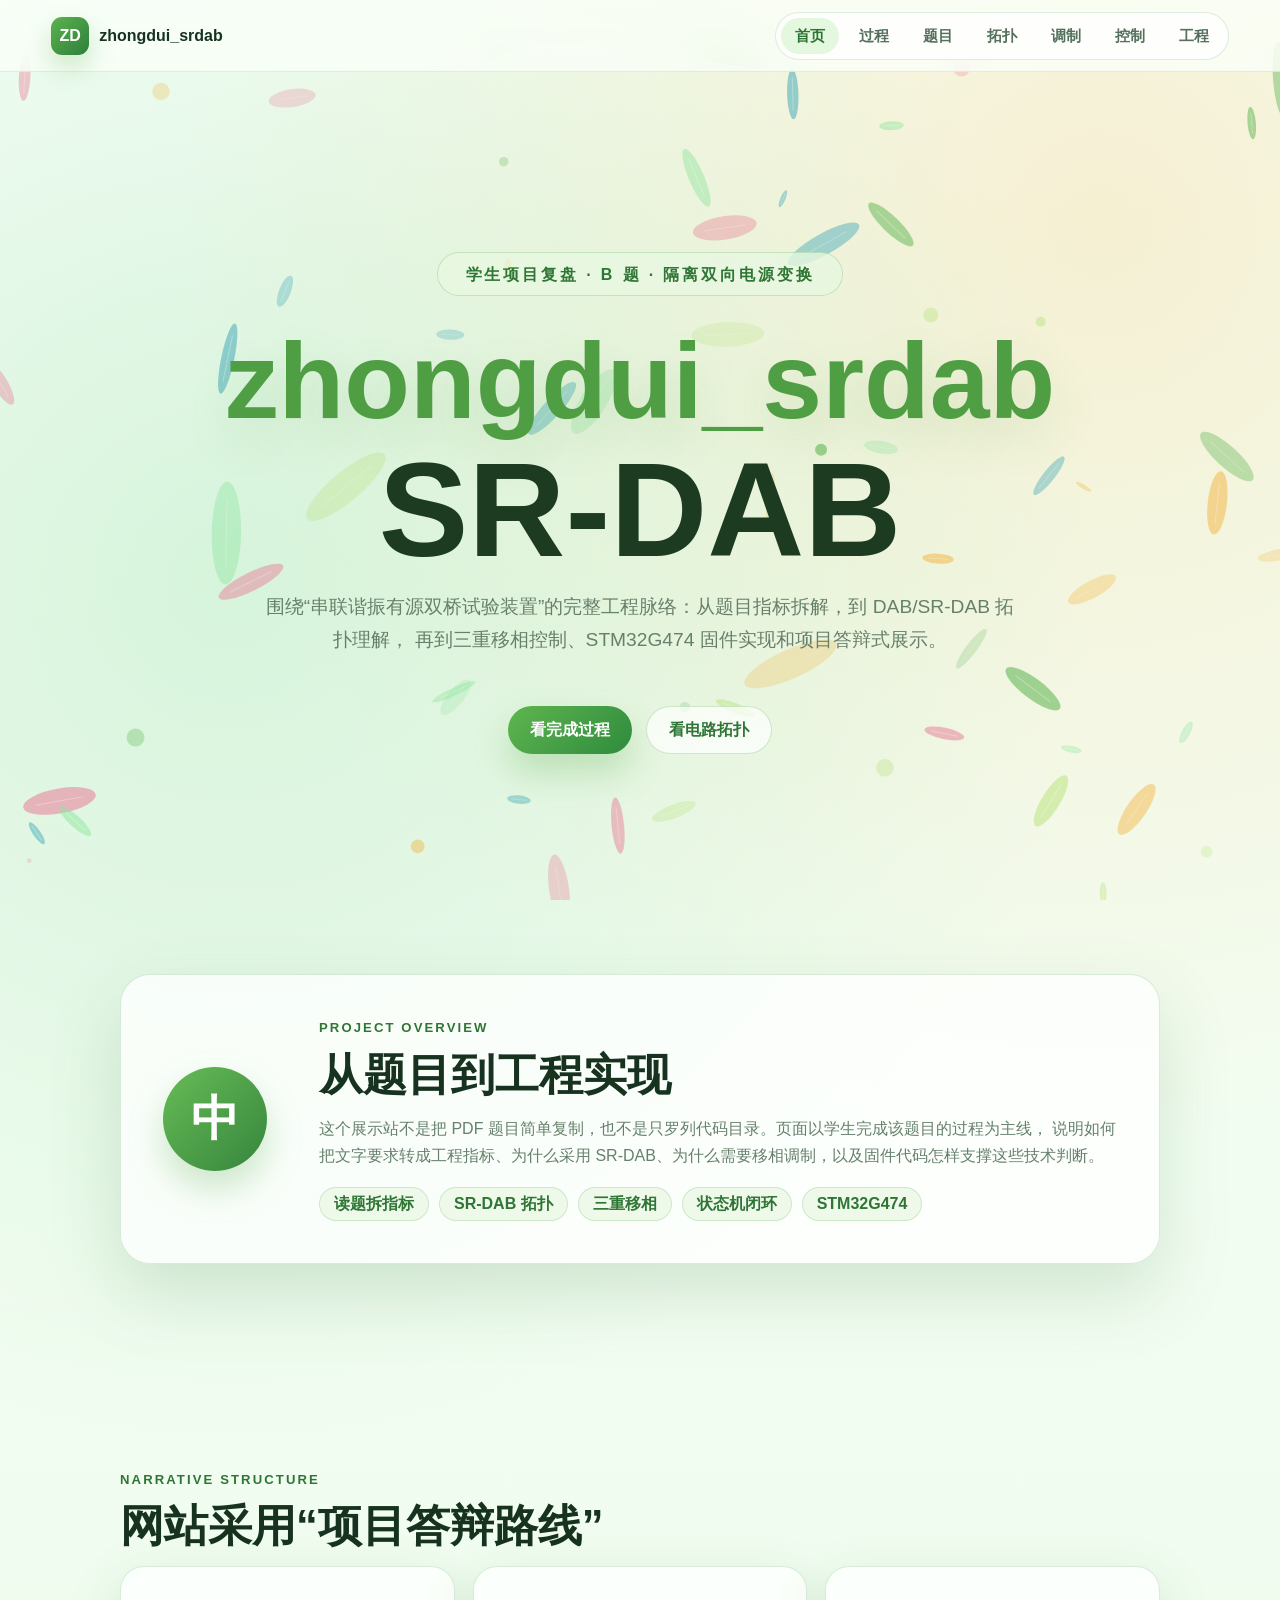
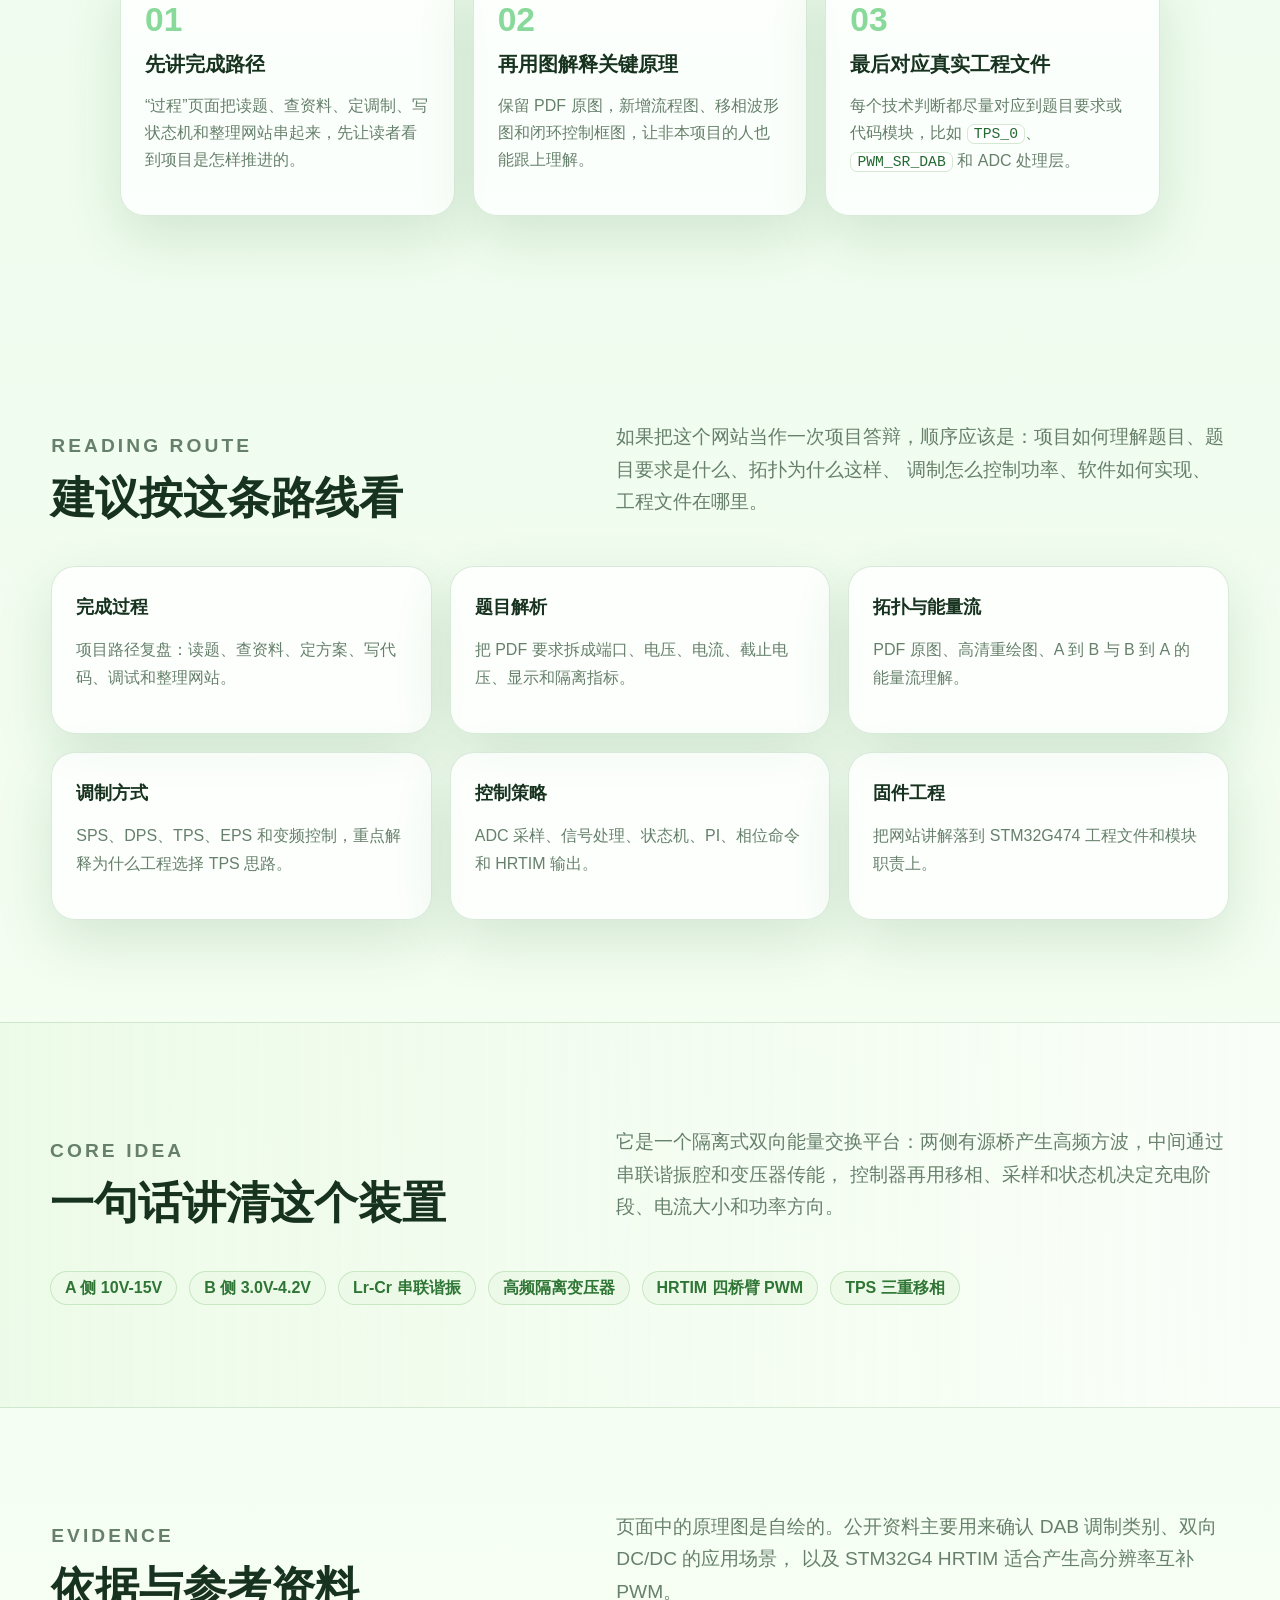
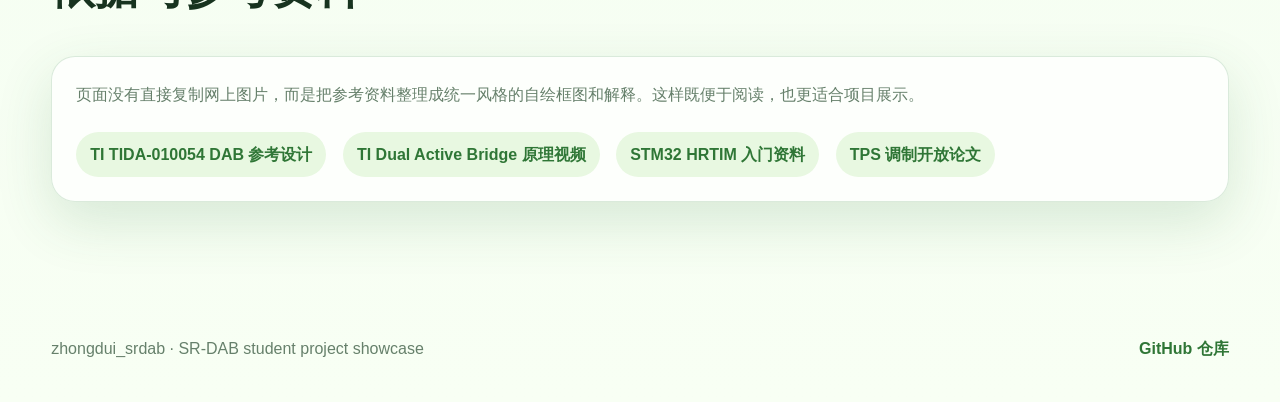
<file: index.html>
<!doctype html>
<html lang="zh-CN">
<head>
  <meta charset="utf-8">
  <meta name="viewport" content="width=device-width, initial-scale=1">
  <title>zhongdui_srdab | 从 B 题到 SR-DAB 试验装置</title>
  <meta name="description" content="B 题串联谐振有源双桥试验装置的项目展示网站：题目拆解、拓扑理解、调制方式、控制策略和固件工程。">
  <link rel="stylesheet" href="style.css">
</head>
<body data-page="home">
  <canvas class="ambient-canvas" id="ambientCanvas" aria-hidden="true"></canvas>

  <header class="topbar">
    <a class="brand" href="index.html" aria-label="zhongdui_srdab 首页">
      <span class="brand-mark">ZD</span>
      <span>zhongdui_srdab</span>
    </a>
    <button class="nav-toggle" type="button" aria-controls="siteNav" aria-expanded="false">
      <span></span><span></span><span></span>
    </button>
    <nav class="site-nav" id="siteNav" aria-label="主导航">
      <a href="index.html" data-nav="home">首页</a>
      <a href="process.html" data-nav="process">过程</a>
      <a href="task.html" data-nav="task">题目</a>
      <a href="topology.html" data-nav="topology">拓扑</a>
      <a href="modulation.html" data-nav="modulation">调制</a>
      <a href="control.html" data-nav="control">控制</a>
      <a href="firmware.html" data-nav="firmware">工程</a>
    </nav>
  </header>

  <main>
    <section class="hero home-hero">
      <div class="hero-badge">学生项目复盘 · B 题 · 隔离双向电源变换</div>
      <h1>zhongdui_srdab</h1>
      <div class="hero-score">SR-DAB</div>
      <p class="hero-subtitle">
        围绕“串联谐振有源双桥试验装置”的完整工程脉络：从题目指标拆解，到 DAB/SR-DAB 拓扑理解，
        再到三重移相控制、STM32G474 固件实现和项目答辩式展示。
      </p>
      <div class="hero-actions">
        <a class="button primary" href="process.html">看完成过程</a>
        <a class="button secondary" href="topology.html">看电路拓扑</a>
      </div>
    </section>

    <section class="section narrow intro-card-section">
      <article class="student-card">
        <div class="student-avatar">中</div>
        <div>
          <p class="section-kicker">Project Overview</p>
          <h2>从题目到工程实现</h2>
          <p>
            这个展示站不是把 PDF 题目简单复制，也不是只罗列代码目录。页面以学生完成该题目的过程为主线，
            说明如何把文字要求转成工程指标、为什么采用 SR-DAB、为什么需要移相调制，以及固件代码怎样支撑这些技术判断。
          </p>
          <div class="chip-row">
            <span>读题拆指标</span>
            <span>SR-DAB 拓扑</span>
            <span>三重移相</span>
            <span>状态机闭环</span>
            <span>STM32G474</span>
          </div>
        </div>
      </article>
    </section>

    <section class="section narrow">
      <p class="section-kicker">Narrative Structure</p>
      <h2>网站采用“项目答辩路线”</h2>
      <div class="audit-grid">
        <article>
          <span>01</span>
          <h3>先讲完成路径</h3>
          <p>“过程”页面把读题、查资料、定调制、写状态机和整理网站串起来，先让读者看到项目是怎样推进的。</p>
        </article>
        <article>
          <span>02</span>
          <h3>再用图解释关键原理</h3>
          <p>保留 PDF 原图，新增流程图、移相波形图和闭环控制框图，让非本项目的人也能跟上理解。</p>
        </article>
        <article>
          <span>03</span>
          <h3>最后对应真实工程文件</h3>
          <p>每个技术判断都尽量对应到题目要求或代码模块，比如 <code>TPS_0</code>、<code>PWM_SR_DAB</code> 和 ADC 处理层。</p>
        </article>
      </div>
    </section>

    <section class="section">
      <div class="section-head split">
        <div>
          <p class="section-kicker">Reading Route</p>
          <h2>建议按这条路线看</h2>
        </div>
        <p>
          如果把这个网站当作一次项目答辩，顺序应该是：项目如何理解题目、题目要求是什么、拓扑为什么这样、
          调制怎么控制功率、软件如何实现、工程文件在哪里。
        </p>
      </div>
      <div class="route-grid">
        <a class="route-card" href="process.html">
          <b>完成过程</b>
          <span>项目路径复盘：读题、查资料、定方案、写代码、调试和整理网站。</span>
        </a>
        <a class="route-card" href="task.html">
          <b>题目解析</b>
          <span>把 PDF 要求拆成端口、电压、电流、截止电压、显示和隔离指标。</span>
        </a>
        <a class="route-card" href="topology.html">
          <b>拓扑与能量流</b>
          <span>PDF 原图、高清重绘图、A 到 B 与 B 到 A 的能量流理解。</span>
        </a>
        <a class="route-card" href="modulation.html">
          <b>调制方式</b>
          <span>SPS、DPS、TPS、EPS 和变频控制，重点解释为什么工程选择 TPS 思路。</span>
        </a>
        <a class="route-card" href="control.html">
          <b>控制策略</b>
          <span>ADC 采样、信号处理、状态机、PI、相位命令和 HRTIM 输出。</span>
        </a>
        <a class="route-card" href="firmware.html">
          <b>固件工程</b>
          <span>把网站讲解落到 STM32G474 工程文件和模块职责上。</span>
        </a>
      </div>
    </section>

    <section class="section highlight-band">
      <div class="section-head split">
        <div>
          <p class="section-kicker">Core Idea</p>
          <h2>一句话讲清这个装置</h2>
        </div>
        <p>
          它是一个隔离式双向能量交换平台：两侧有源桥产生高频方波，中间通过串联谐振腔和变压器传能，
          控制器再用移相、采样和状态机决定充电阶段、电流大小和功率方向。
        </p>
      </div>
      <div class="core-strip">
        <span>A 侧 10V-15V</span>
        <span>B 侧 3.0V-4.2V</span>
        <span>Lr-Cr 串联谐振</span>
        <span>高频隔离变压器</span>
        <span>HRTIM 四桥臂 PWM</span>
        <span>TPS 三重移相</span>
      </div>
    </section>

    <section class="section">
      <div class="section-head split">
        <div>
          <p class="section-kicker">Evidence</p>
          <h2>依据与参考资料</h2>
        </div>
        <p>
          页面中的原理图是自绘的。公开资料主要用来确认 DAB 调制类别、双向 DC/DC 的应用场景，
          以及 STM32G4 HRTIM 适合产生高分辨率互补 PWM。
        </p>
      </div>
      <div class="source-panel">
        <p>
          页面没有直接复制网上图片，而是把参考资料整理成统一风格的自绘框图和解释。这样既便于阅读，也更适合项目展示。
        </p>
        <a href="https://www.ti.com/lit/ug/tidues0f/tidues0f.pdf">TI TIDA-010054 DAB 参考设计</a>
        <a href="https://www.ti.com/video/6052772079001">TI Dual Active Bridge 原理视频</a>
        <a href="https://wiki.st.com/stm32mcu/wiki/Getting_started_with_HRTIM">STM32 HRTIM 入门资料</a>
        <a href="https://e-archivo.uc3m.es/entities/publication/2d994c9b-6fbd-4f81-85a9-fc033a703ab8">TPS 调制开放论文</a>
      </div>
    </section>
  </main>

  <footer class="footer">
    <span>zhongdui_srdab · SR-DAB student project showcase</span>
    <a href="https://github.com/haise97/zhongdui_srdab">GitHub 仓库</a>
  </footer>

  <script src="script.js"></script>
</body>
</html>
</file>
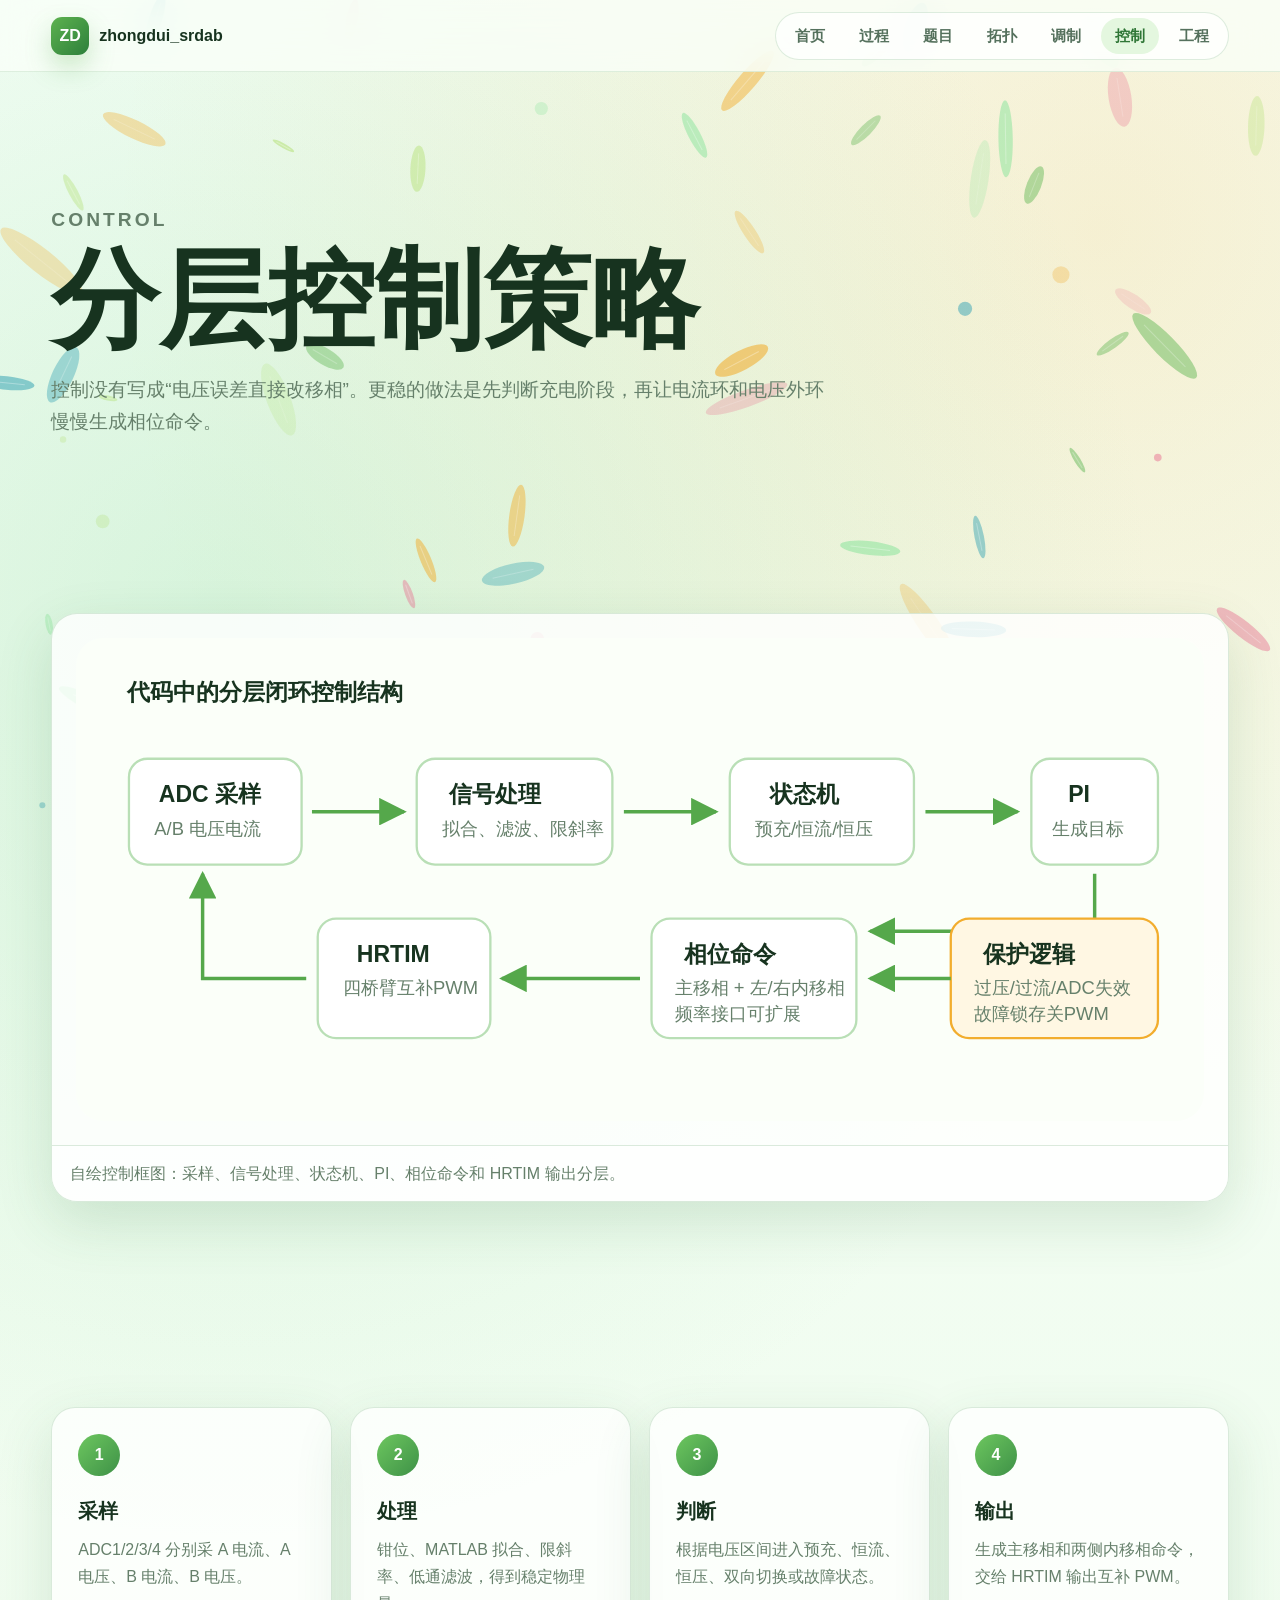
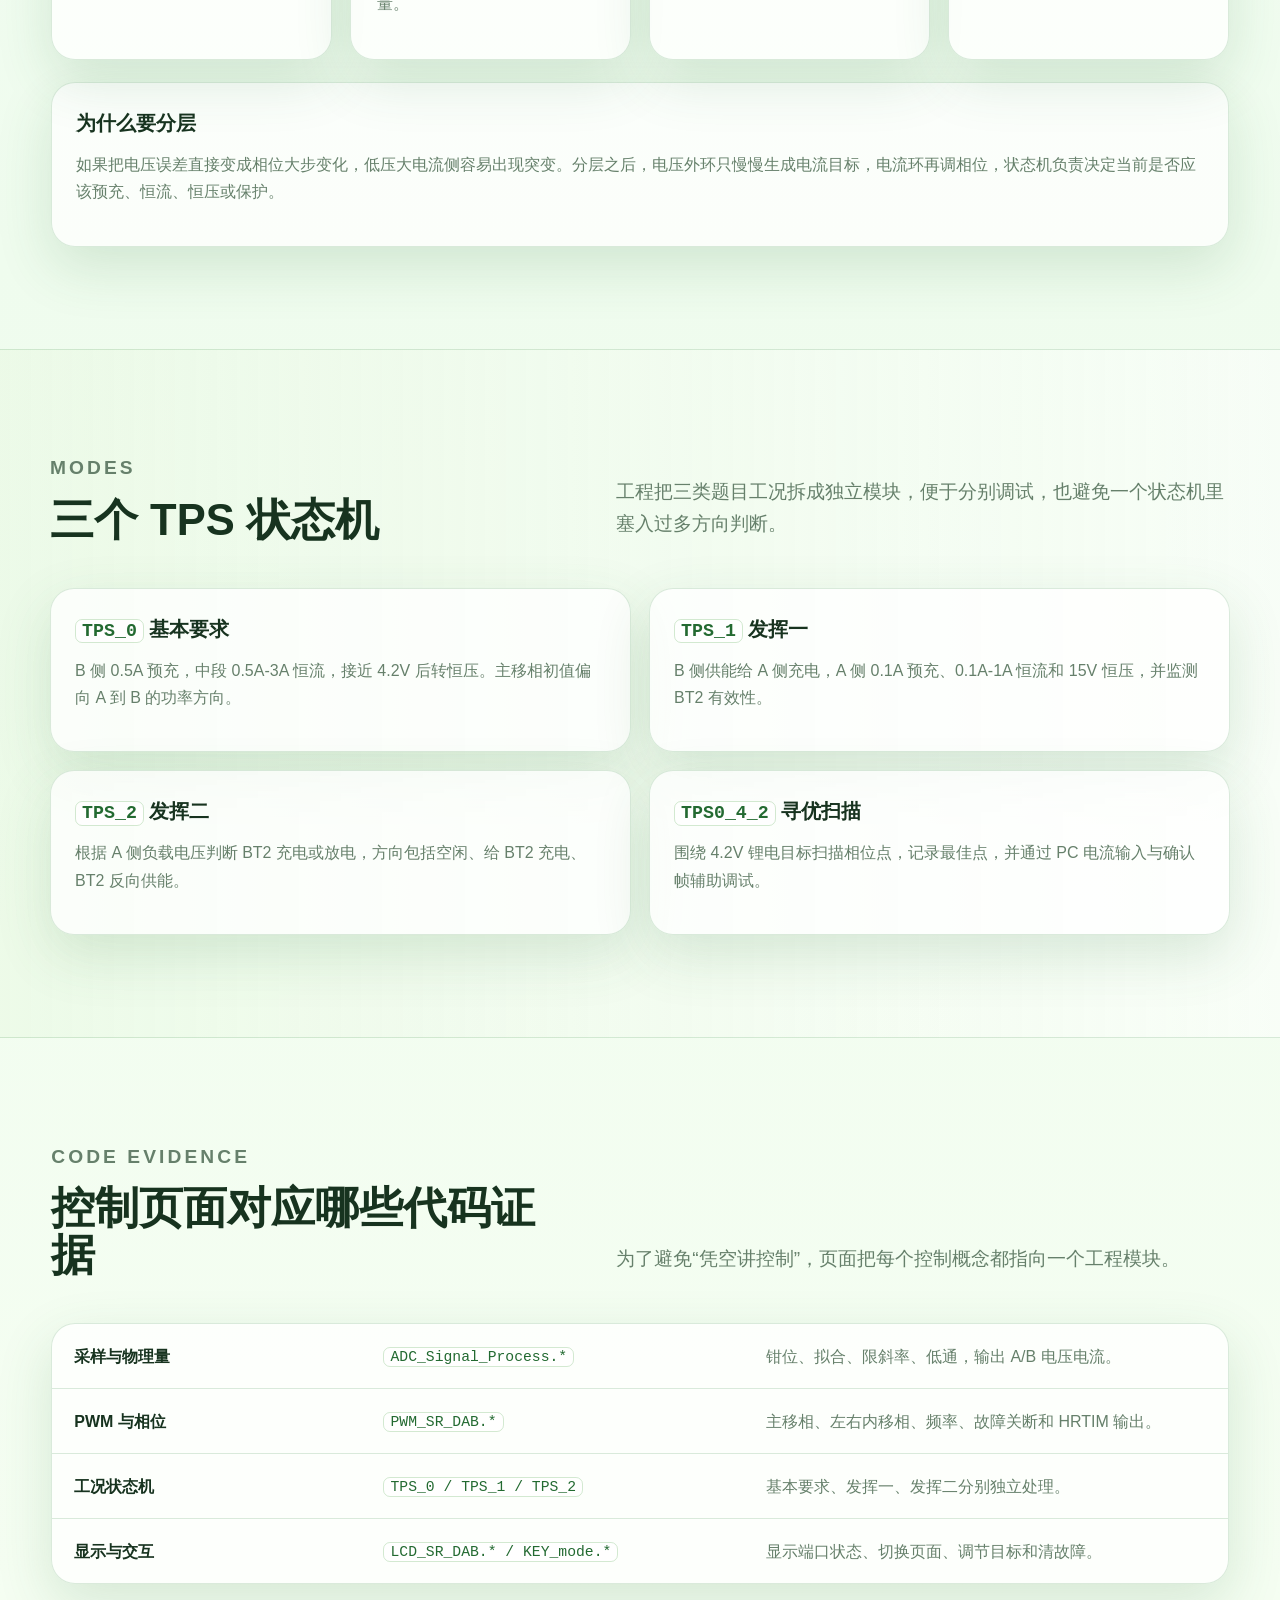
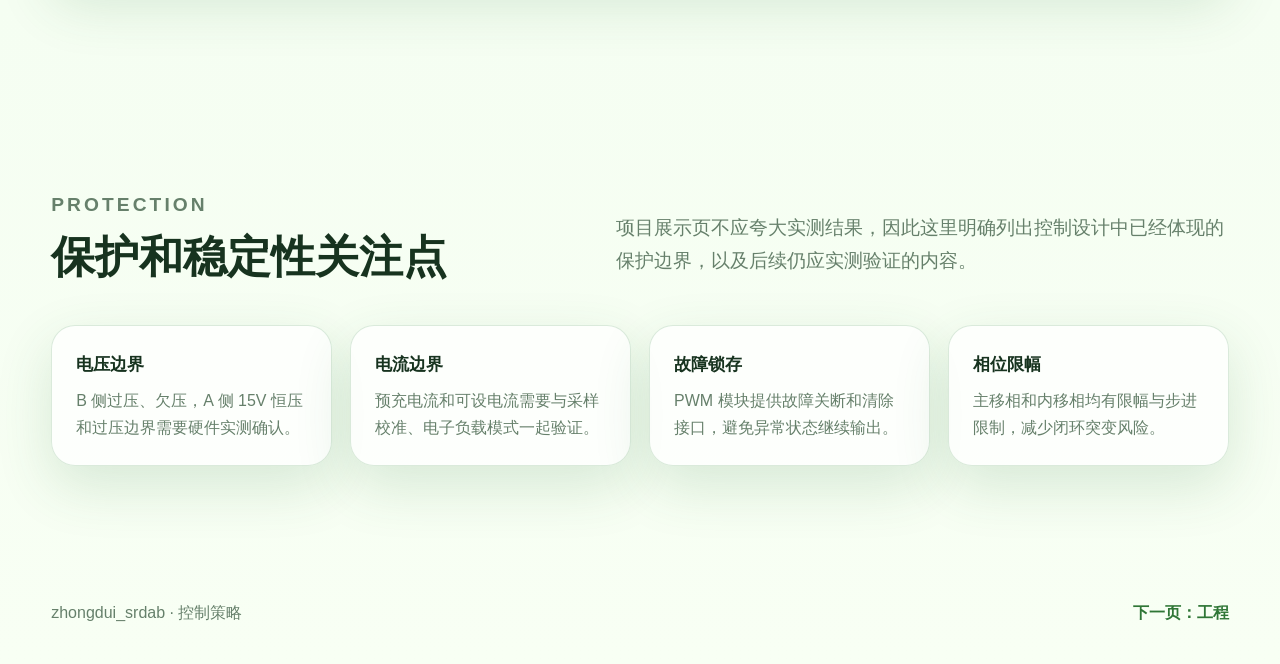
<file: control.html>
<!doctype html>
<html lang="zh-CN">
<head>
  <meta charset="utf-8">
  <meta name="viewport" content="width=device-width, initial-scale=1">
  <title>控制策略 | zhongdui_srdab</title>
  <meta name="description" content="SR-DAB 控制策略：ADC 处理、状态机、PI 调节、相位输出和保护逻辑。">
  <link rel="stylesheet" href="style.css">
</head>
<body data-page="control">
  <canvas class="ambient-canvas" id="ambientCanvas" aria-hidden="true"></canvas>
  <header class="topbar">
    <a class="brand" href="index.html"><span class="brand-mark">ZD</span><span>zhongdui_srdab</span></a>
    <button class="nav-toggle" type="button" aria-controls="siteNav" aria-expanded="false"><span></span><span></span><span></span></button>
    <nav class="site-nav" id="siteNav" aria-label="主导航">
      <a href="index.html" data-nav="home">首页</a>
      <a href="process.html" data-nav="process">过程</a>
      <a href="task.html" data-nav="task">题目</a>
      <a href="topology.html" data-nav="topology">拓扑</a>
      <a href="modulation.html" data-nav="modulation">调制</a>
      <a href="control.html" data-nav="control">控制</a>
      <a href="firmware.html" data-nav="firmware">工程</a>
    </nav>
  </header>
  <main>
    <section class="page-hero">
      <p class="section-kicker">Control</p>
      <h1>分层控制策略</h1>
      <p>控制没有写成“电压误差直接改移相”。更稳的做法是先判断充电阶段，再让电流环和电压外环慢慢生成相位命令。</p>
    </section>

    <section class="section">
      <figure class="showcase-figure">
        <img src="assets/control-loop.svg" alt="SR-DAB 闭环控制框图">
        <figcaption>自绘控制框图：采样、信号处理、状态机、PI、相位命令和 HRTIM 输出分层。</figcaption>
      </figure>
    </section>

    <section class="section">
      <div class="pipeline">
        <article><span>1</span><b>采样</b><p>ADC1/2/3/4 分别采 A 电流、A 电压、B 电流、B 电压。</p></article>
        <article><span>2</span><b>处理</b><p>钳位、MATLAB 拟合、限斜率、低通滤波，得到稳定物理量。</p></article>
        <article><span>3</span><b>判断</b><p>根据电压区间进入预充、恒流、恒压、双向切换或故障状态。</p></article>
        <article><span>4</span><b>输出</b><p>生成主移相和两侧内移相命令，交给 HRTIM 输出互补 PWM。</p></article>
      </div>
      <div class="reference-panel">
        <h3>为什么要分层</h3>
        <p>如果把电压误差直接变成相位大步变化，低压大电流侧容易出现突变。分层之后，电压外环只慢慢生成电流目标，电流环再调相位，状态机负责决定当前是否应该预充、恒流、恒压或保护。</p>
      </div>
    </section>

    <section class="section highlight-band">
      <div class="section-head split">
        <div>
          <p class="section-kicker">Modes</p>
          <h2>三个 TPS 状态机</h2>
        </div>
        <p>工程把三类题目工况拆成独立模块，便于分别调试，也避免一个状态机里塞入过多方向判断。</p>
      </div>
      <div class="state-grid">
        <article>
          <h3><code>TPS_0</code> 基本要求</h3>
          <p>B 侧 0.5A 预充，中段 0.5A-3A 恒流，接近 4.2V 后转恒压。主移相初值偏向 A 到 B 的功率方向。</p>
        </article>
        <article>
          <h3><code>TPS_1</code> 发挥一</h3>
          <p>B 侧供能给 A 侧充电，A 侧 0.1A 预充、0.1A-1A 恒流和 15V 恒压，并监测 BT2 有效性。</p>
        </article>
        <article>
          <h3><code>TPS_2</code> 发挥二</h3>
          <p>根据 A 侧负载电压判断 BT2 充电或放电，方向包括空闲、给 BT2 充电、BT2 反向供能。</p>
        </article>
        <article>
          <h3><code>TPS0_4_2</code> 寻优扫描</h3>
          <p>围绕 4.2V 锂电目标扫描相位点，记录最佳点，并通过 PC 电流输入与确认帧辅助调试。</p>
        </article>
      </div>
    </section>

    <section class="section">
      <div class="section-head split">
        <div>
          <p class="section-kicker">Code Evidence</p>
          <h2>控制页面对应哪些代码证据</h2>
        </div>
        <p>为了避免“凭空讲控制”，页面把每个控制概念都指向一个工程模块。</p>
      </div>
      <div class="mapping-table" role="table" aria-label="控制策略与代码对应表">
        <div role="row"><b role="cell">采样与物理量</b><span role="cell"><code>ADC_Signal_Process.*</code></span><em role="cell">钳位、拟合、限斜率、低通，输出 A/B 电压电流。</em></div>
        <div role="row"><b role="cell">PWM 与相位</b><span role="cell"><code>PWM_SR_DAB.*</code></span><em role="cell">主移相、左右内移相、频率、故障关断和 HRTIM 输出。</em></div>
        <div role="row"><b role="cell">工况状态机</b><span role="cell"><code>TPS_0 / TPS_1 / TPS_2</code></span><em role="cell">基本要求、发挥一、发挥二分别独立处理。</em></div>
        <div role="row"><b role="cell">显示与交互</b><span role="cell"><code>LCD_SR_DAB.* / KEY_mode.*</code></span><em role="cell">显示端口状态、切换页面、调节目标和清故障。</em></div>
      </div>
    </section>

    <section class="section">
      <div class="section-head split">
        <div>
          <p class="section-kicker">Protection</p>
          <h2>保护和稳定性关注点</h2>
        </div>
        <p>项目展示页不应夸大实测结果，因此这里明确列出控制设计中已经体现的保护边界，以及后续仍应实测验证的内容。</p>
      </div>
      <div class="focus-grid">
        <article><b>电压边界</b><span>B 侧过压、欠压，A 侧 15V 恒压和过压边界需要硬件实测确认。</span></article>
        <article><b>电流边界</b><span>预充电流和可设电流需要与采样校准、电子负载模式一起验证。</span></article>
        <article><b>故障锁存</b><span>PWM 模块提供故障关断和清除接口，避免异常状态继续输出。</span></article>
        <article><b>相位限幅</b><span>主移相和内移相均有限幅与步进限制，减少闭环突变风险。</span></article>
      </div>
    </section>
  </main>
  <footer class="footer"><span>zhongdui_srdab · 控制策略</span><a href="firmware.html">下一页：工程</a></footer>
  <script src="script.js"></script>
</body>
</html>
</file>
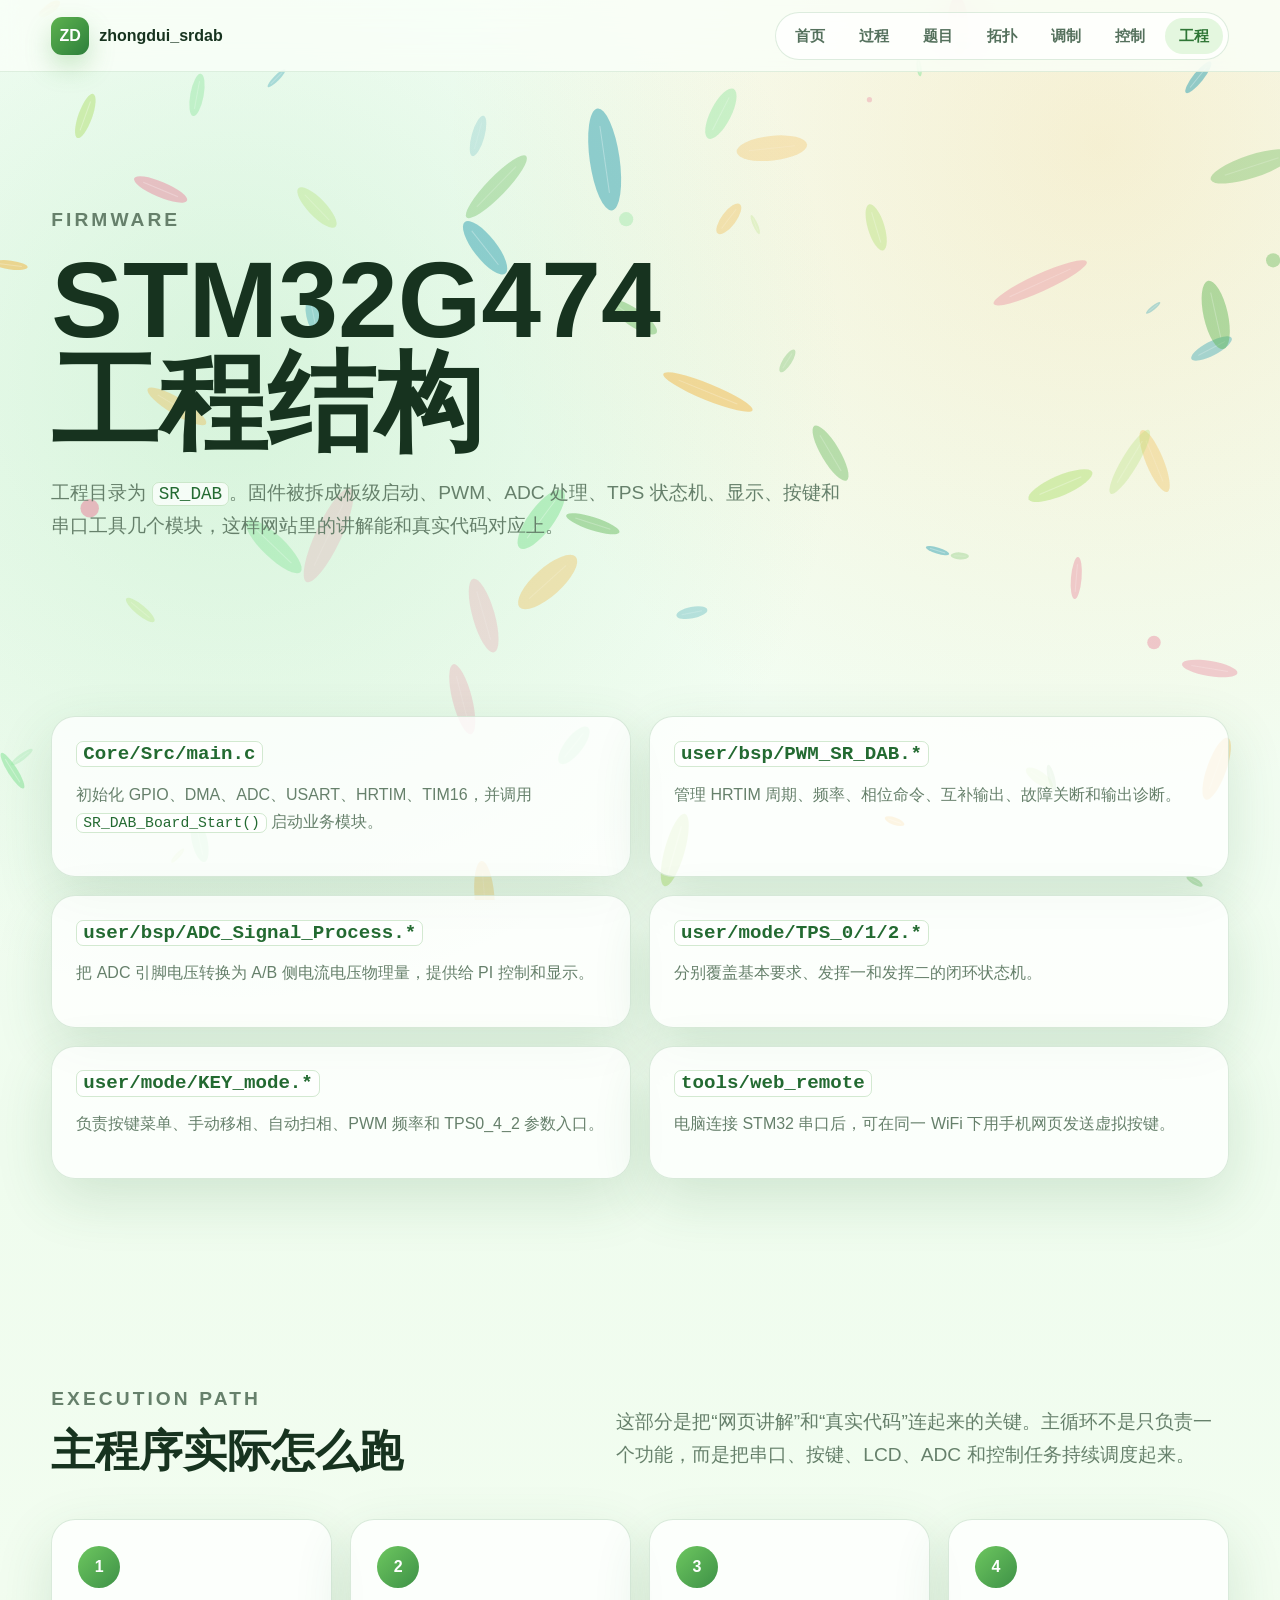
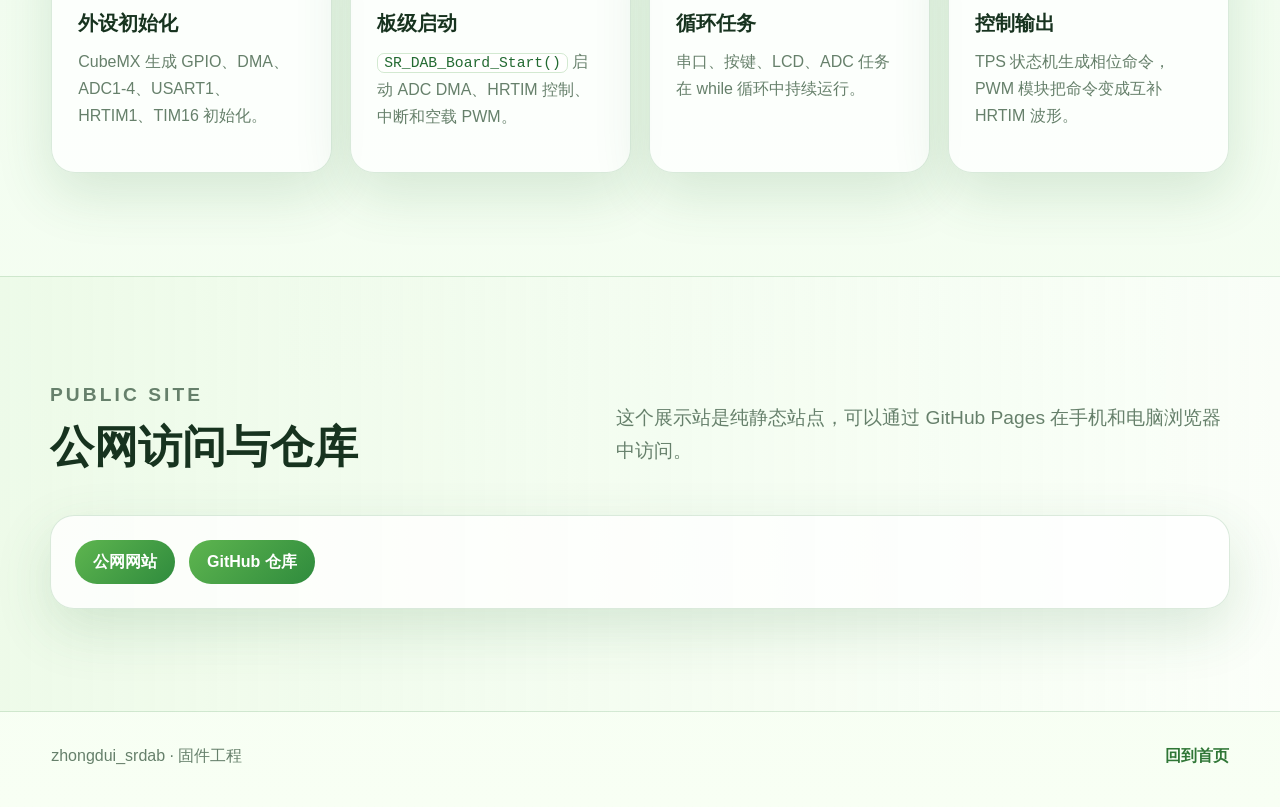
<file: firmware.html>
<!doctype html>
<html lang="zh-CN">
<head>
  <meta charset="utf-8">
  <meta name="viewport" content="width=device-width, initial-scale=1">
  <title>固件工程 | zhongdui_srdab</title>
  <meta name="description" content="SR-DAB STM32G474 固件工程结构、关键模块、网页遥控工具和发布信息。">
  <link rel="stylesheet" href="style.css">
</head>
<body data-page="firmware">
  <canvas class="ambient-canvas" id="ambientCanvas" aria-hidden="true"></canvas>
  <header class="topbar">
    <a class="brand" href="index.html"><span class="brand-mark">ZD</span><span>zhongdui_srdab</span></a>
    <button class="nav-toggle" type="button" aria-controls="siteNav" aria-expanded="false"><span></span><span></span><span></span></button>
    <nav class="site-nav" id="siteNav" aria-label="主导航">
      <a href="index.html" data-nav="home">首页</a>
      <a href="process.html" data-nav="process">过程</a>
      <a href="task.html" data-nav="task">题目</a>
      <a href="topology.html" data-nav="topology">拓扑</a>
      <a href="modulation.html" data-nav="modulation">调制</a>
      <a href="control.html" data-nav="control">控制</a>
      <a href="firmware.html" data-nav="firmware">工程</a>
    </nav>
  </header>
  <main>
    <section class="page-hero">
      <p class="section-kicker">Firmware</p>
      <h1>STM32G474 工程结构</h1>
      <p>工程目录为 <code>SR_DAB</code>。固件被拆成板级启动、PWM、ADC 处理、TPS 状态机、显示、按键和串口工具几个模块，这样网站里的讲解能和真实代码对应上。</p>
    </section>

    <section class="section">
      <div class="code-grid">
        <article><h2><code>Core/Src/main.c</code></h2><p>初始化 GPIO、DMA、ADC、USART、HRTIM、TIM16，并调用 <code>SR_DAB_Board_Start()</code> 启动业务模块。</p></article>
        <article><h2><code>user/bsp/PWM_SR_DAB.*</code></h2><p>管理 HRTIM 周期、频率、相位命令、互补输出、故障关断和输出诊断。</p></article>
        <article><h2><code>user/bsp/ADC_Signal_Process.*</code></h2><p>把 ADC 引脚电压转换为 A/B 侧电流电压物理量，提供给 PI 控制和显示。</p></article>
        <article><h2><code>user/mode/TPS_0/1/2.*</code></h2><p>分别覆盖基本要求、发挥一和发挥二的闭环状态机。</p></article>
        <article><h2><code>user/mode/KEY_mode.*</code></h2><p>负责按键菜单、手动移相、自动扫相、PWM 频率和 TPS0_4_2 参数入口。</p></article>
        <article><h2><code>tools/web_remote</code></h2><p>电脑连接 STM32 串口后，可在同一 WiFi 下用手机网页发送虚拟按键。</p></article>
      </div>
    </section>

    <section class="section">
      <div class="section-head split">
        <div>
          <p class="section-kicker">Execution Path</p>
          <h2>主程序实际怎么跑</h2>
        </div>
        <p>这部分是把“网页讲解”和“真实代码”连起来的关键。主循环不是只负责一个功能，而是把串口、按键、LCD、ADC 和控制任务持续调度起来。</p>
      </div>
      <div class="pipeline">
        <article><span>1</span><b>外设初始化</b><p>CubeMX 生成 GPIO、DMA、ADC1-4、USART1、HRTIM1、TIM16 初始化。</p></article>
        <article><span>2</span><b>板级启动</b><p><code>SR_DAB_Board_Start()</code> 启动 ADC DMA、HRTIM 控制、中断和空载 PWM。</p></article>
        <article><span>3</span><b>循环任务</b><p>串口、按键、LCD、ADC 任务在 while 循环中持续运行。</p></article>
        <article><span>4</span><b>控制输出</b><p>TPS 状态机生成相位命令，PWM 模块把命令变成互补 HRTIM 波形。</p></article>
      </div>
    </section>

    <section class="section highlight-band">
      <div class="section-head split">
        <div>
          <p class="section-kicker">Public Site</p>
          <h2>公网访问与仓库</h2>
        </div>
        <p>这个展示站是纯静态站点，可以通过 GitHub Pages 在手机和电脑浏览器中访问。</p>
      </div>
      <div class="link-panel">
        <a href="https://haise97.github.io/zhongdui_srdab/">公网网站</a>
        <a href="https://github.com/haise97/zhongdui_srdab">GitHub 仓库</a>
      </div>
    </section>
  </main>
  <footer class="footer"><span>zhongdui_srdab · 固件工程</span><a href="index.html">回到首页</a></footer>
  <script src="script.js"></script>
</body>
</html>
</file>
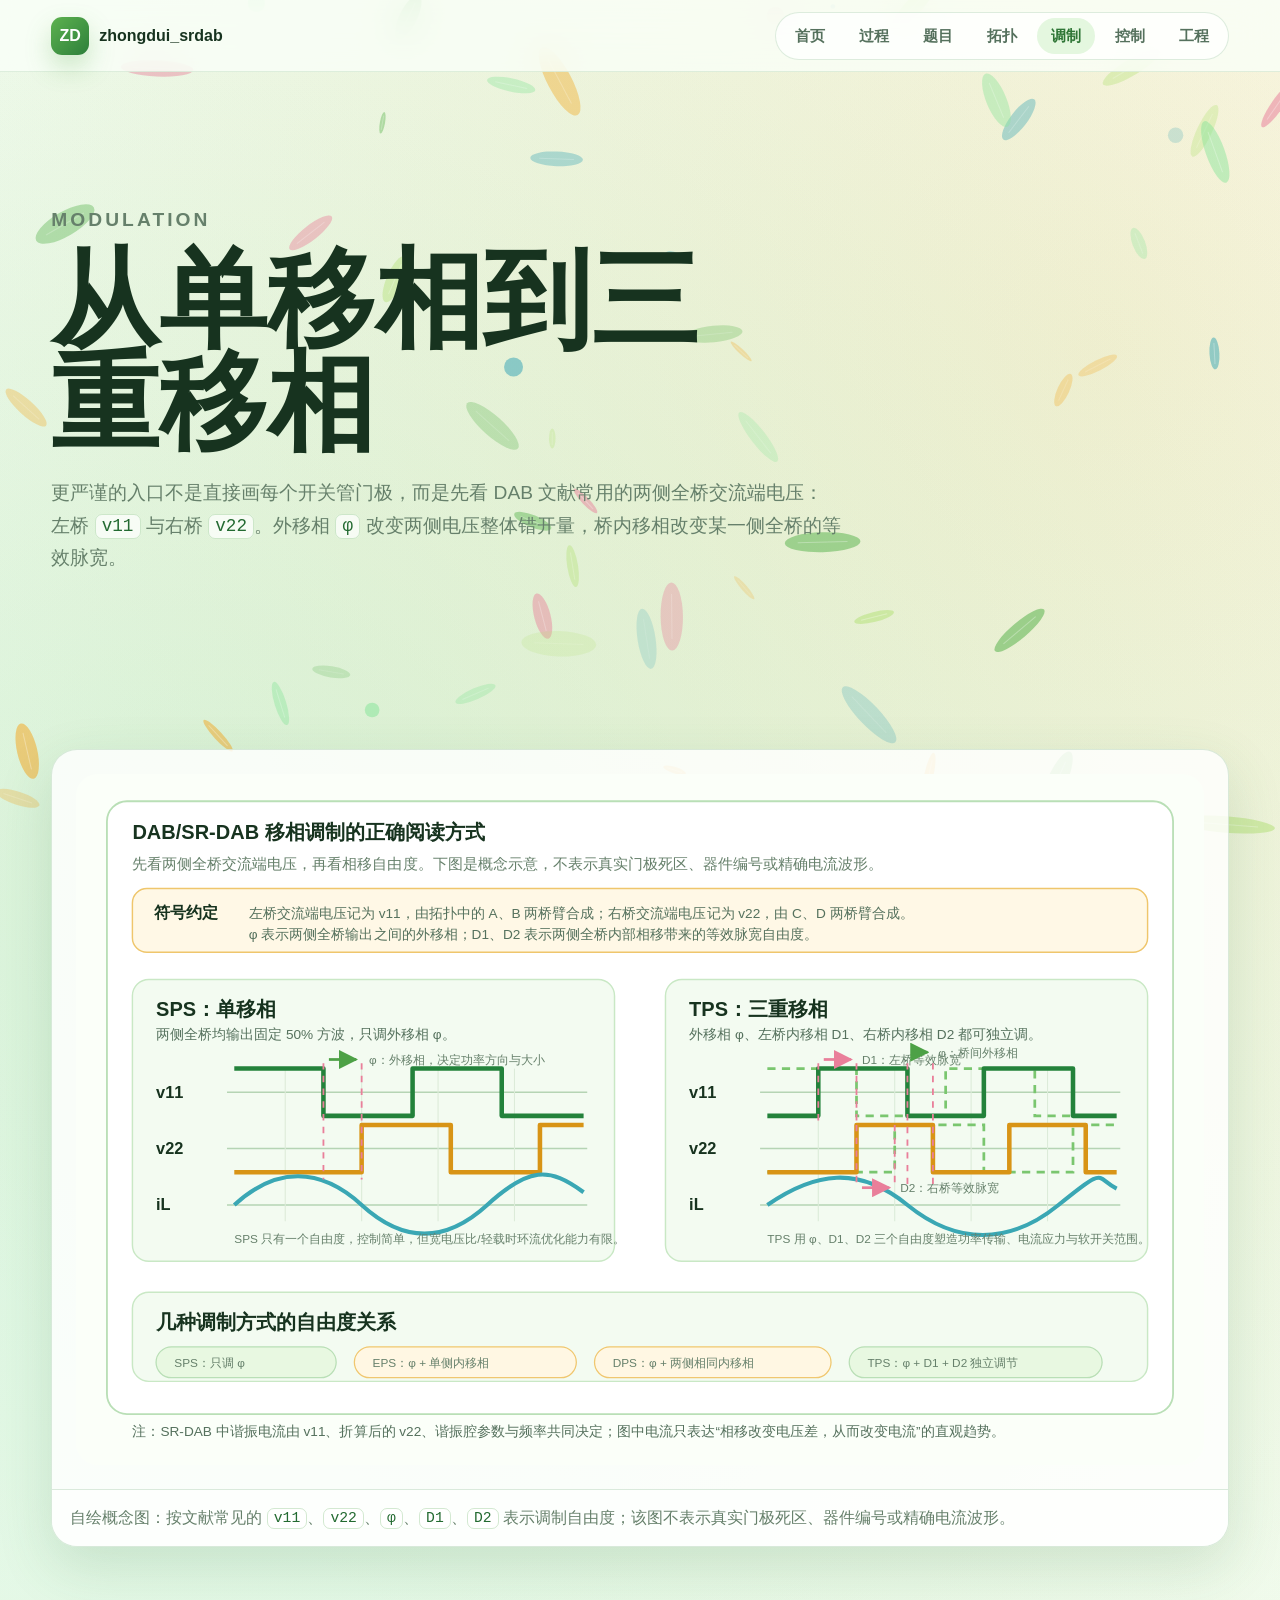
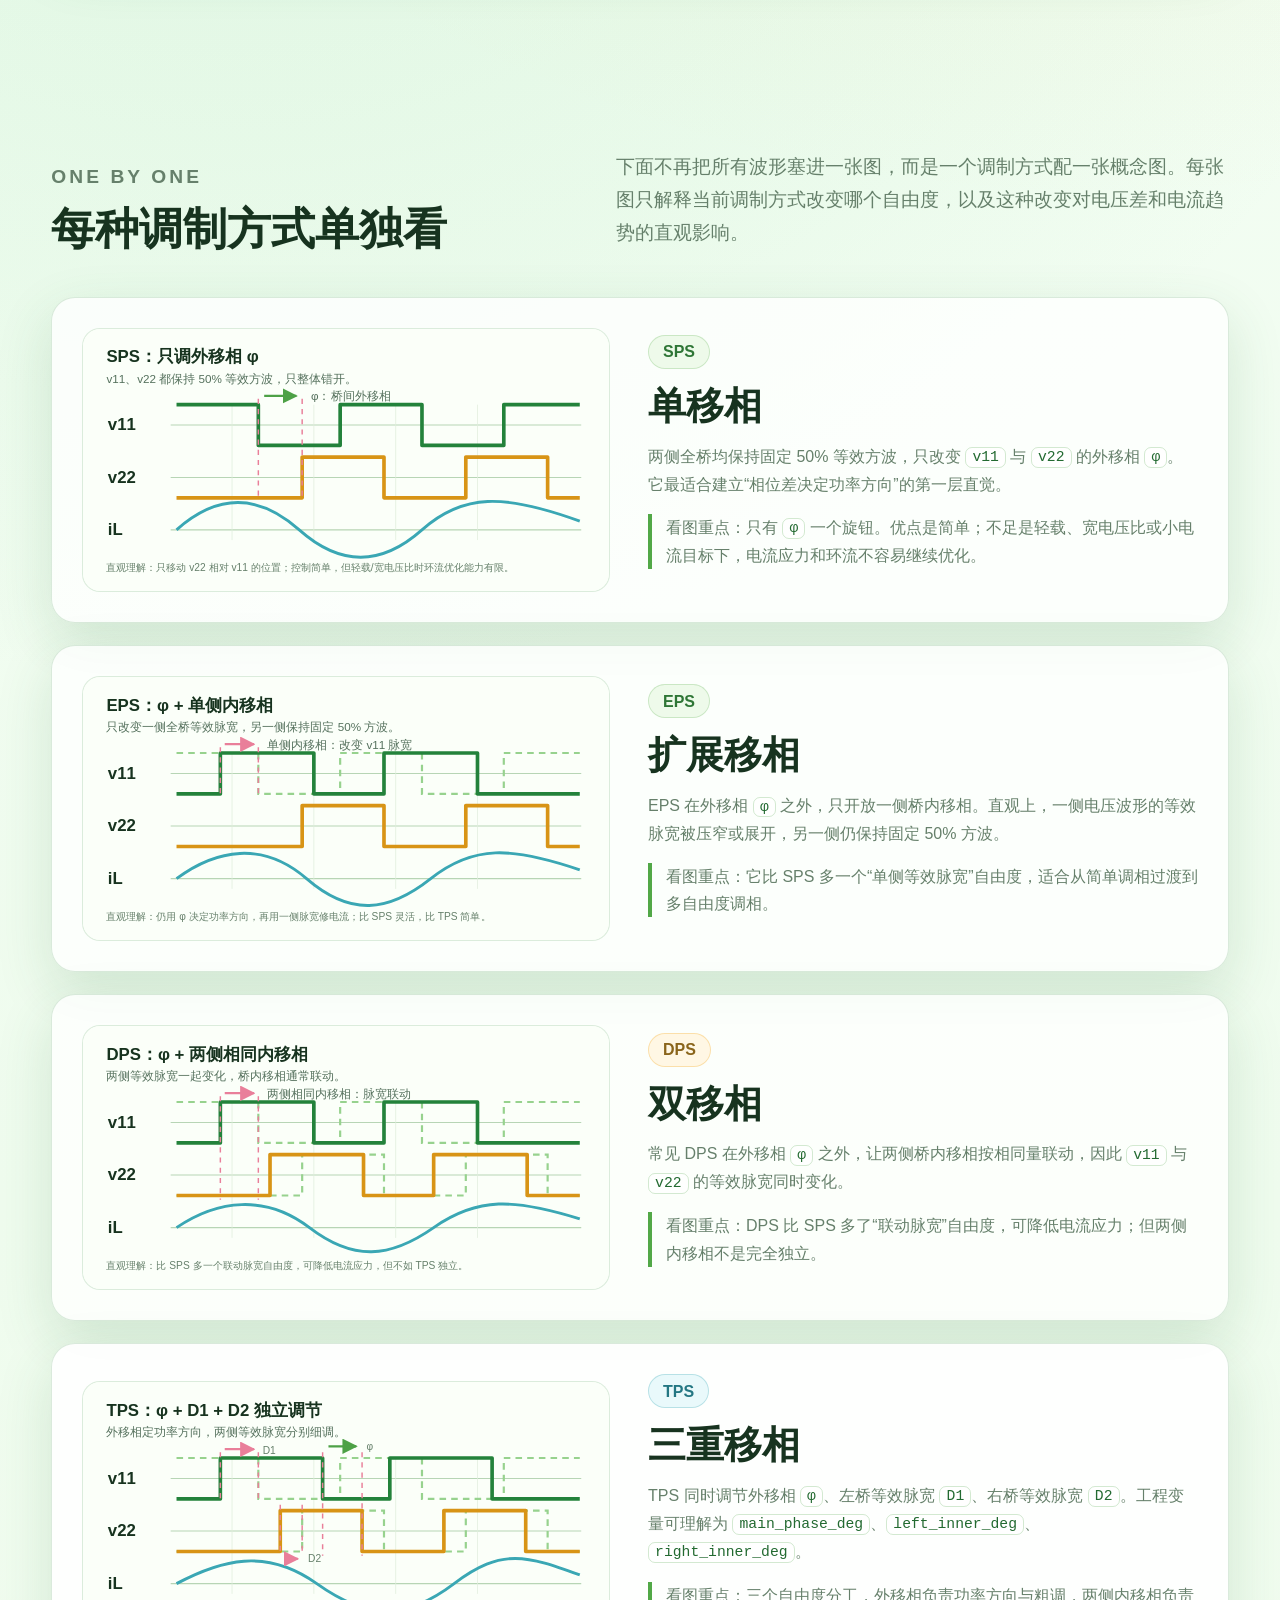
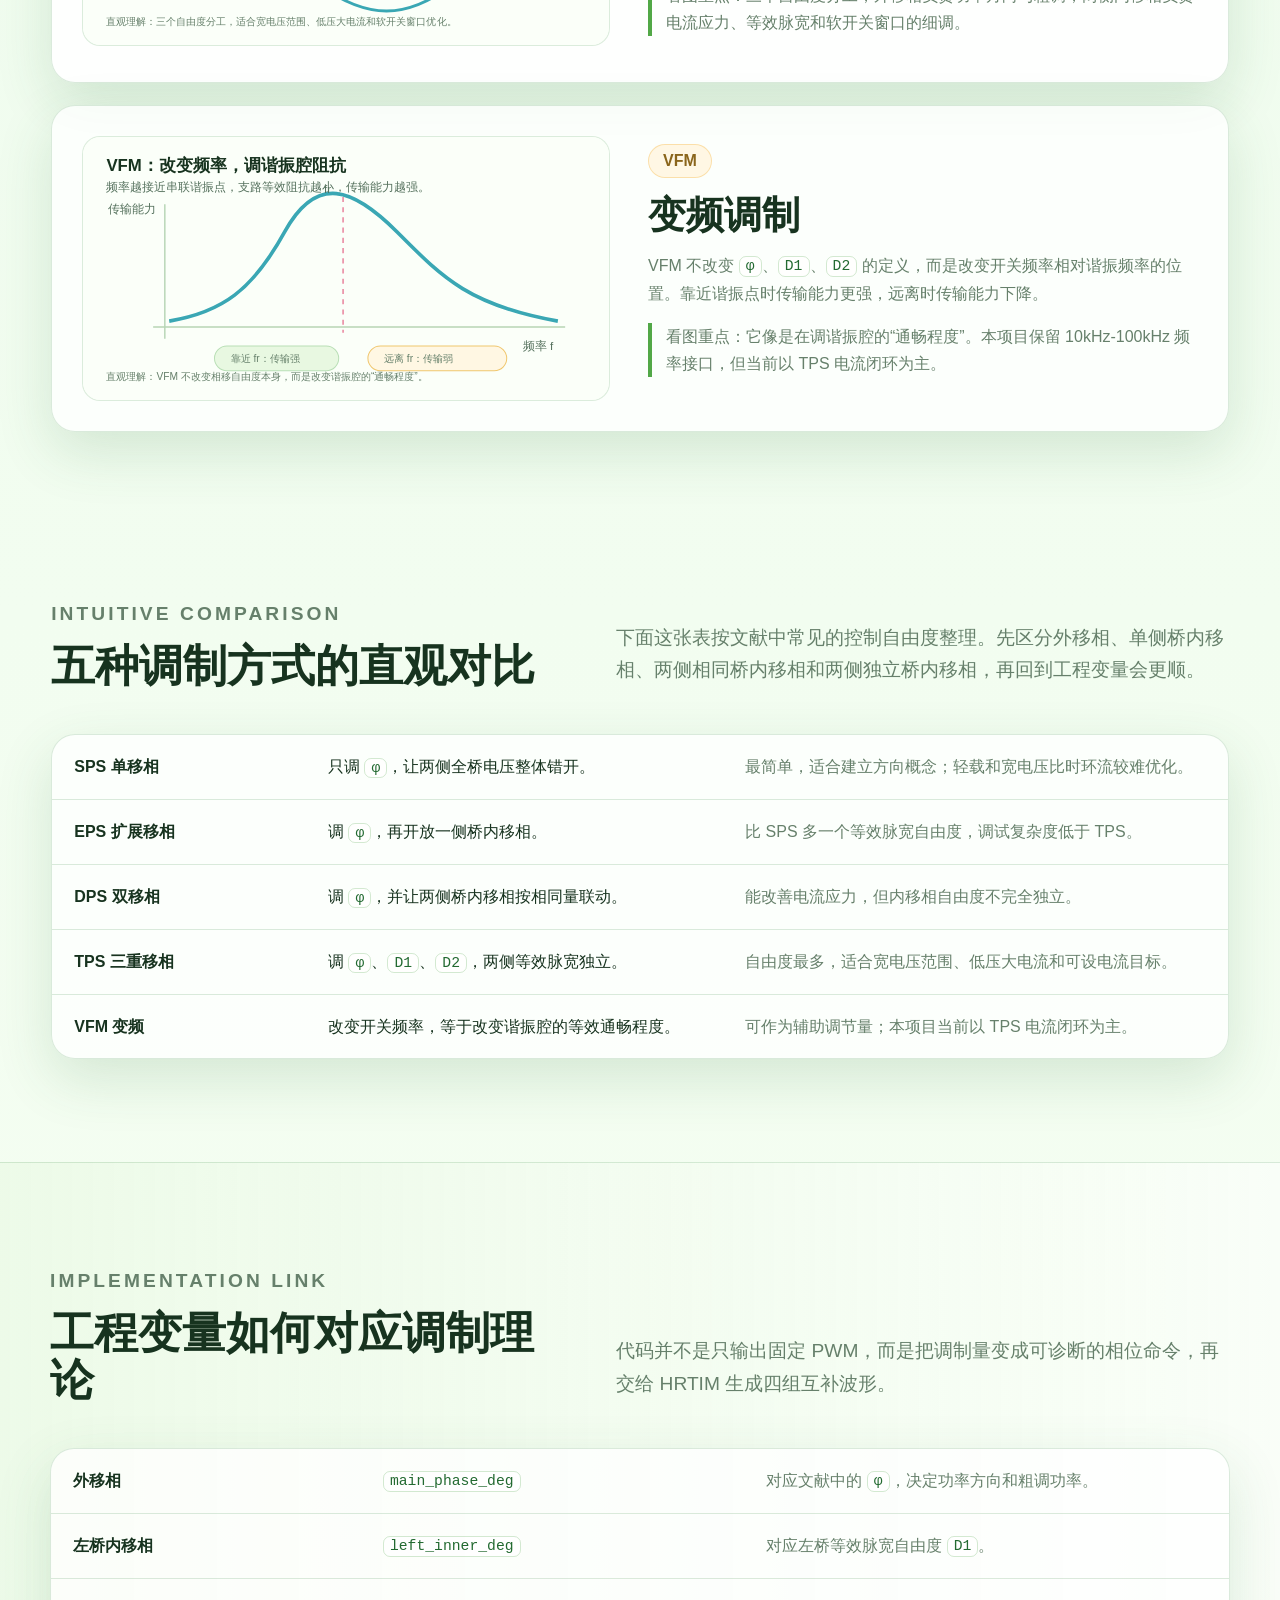
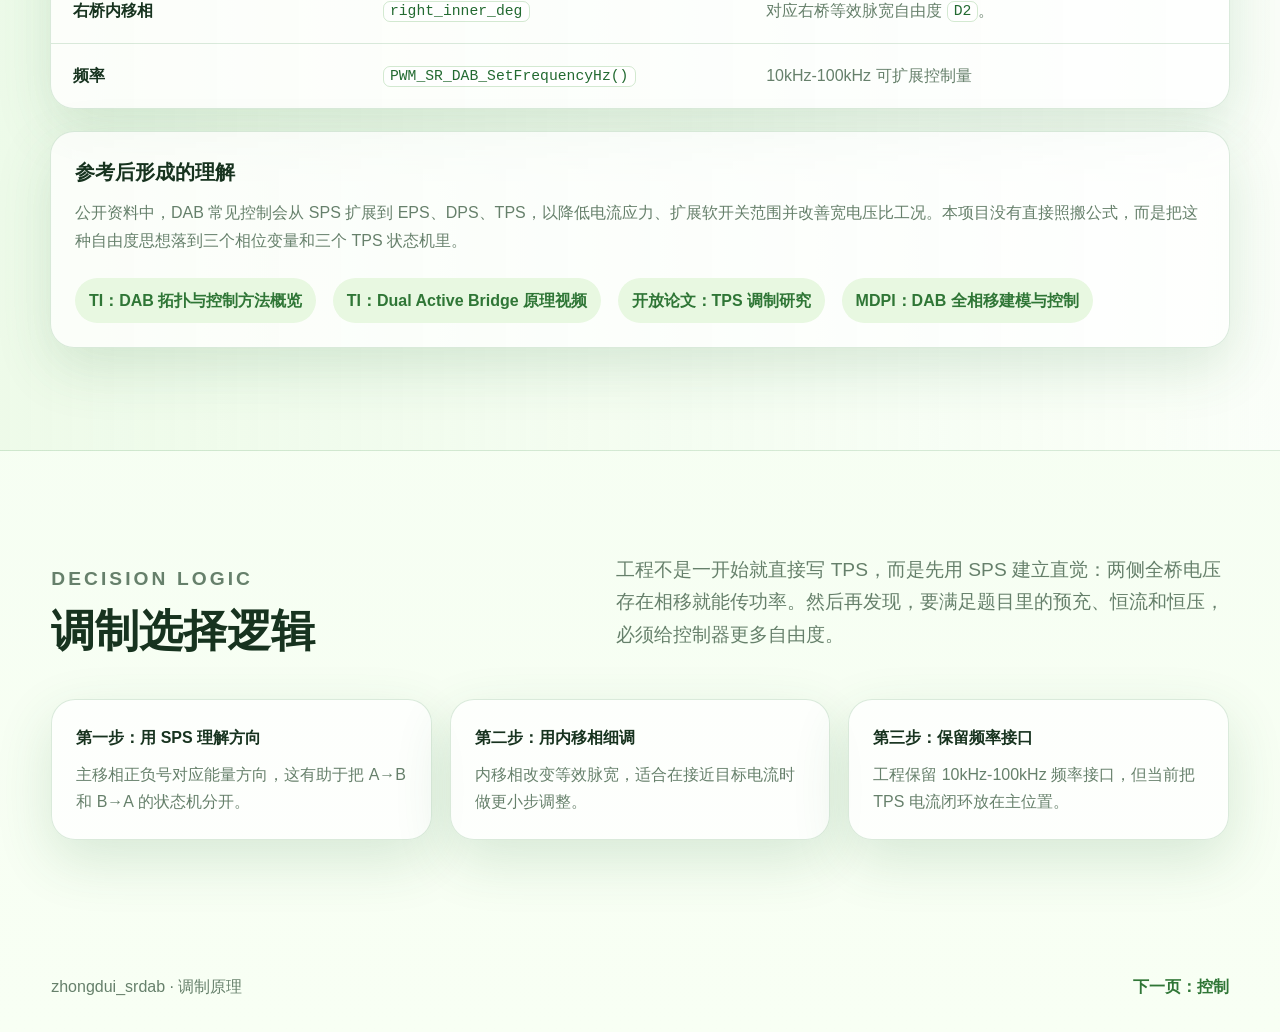
<file: modulation.html>
<!doctype html>
<html lang="zh-CN">
<head>
  <meta charset="utf-8">
  <meta name="viewport" content="width=device-width, initial-scale=1">
  <title>调制原理 | zhongdui_srdab</title>
  <meta name="description" content="SR-DAB 调制方式解释：SPS、DPS、TPS、EPS 和变频调制。">
  <link rel="stylesheet" href="style.css">
</head>
<body data-page="modulation">
  <canvas class="ambient-canvas" id="ambientCanvas" aria-hidden="true"></canvas>
  <header class="topbar">
    <a class="brand" href="index.html"><span class="brand-mark">ZD</span><span>zhongdui_srdab</span></a>
    <button class="nav-toggle" type="button" aria-controls="siteNav" aria-expanded="false"><span></span><span></span><span></span></button>
    <nav class="site-nav" id="siteNav" aria-label="主导航">
      <a href="index.html" data-nav="home">首页</a>
      <a href="process.html" data-nav="process">过程</a>
      <a href="task.html" data-nav="task">题目</a>
      <a href="topology.html" data-nav="topology">拓扑</a>
      <a href="modulation.html" data-nav="modulation">调制</a>
      <a href="control.html" data-nav="control">控制</a>
      <a href="firmware.html" data-nav="firmware">工程</a>
    </nav>
  </header>
  <main>
    <section class="page-hero">
      <p class="section-kicker">Modulation</p>
      <h1>从单移相到三重移相</h1>
      <p>更严谨的入口不是直接画每个开关管门极，而是先看 DAB 文献常用的两侧全桥交流端电压：左桥 <code>v11</code> 与右桥 <code>v22</code>。外移相 <code>φ</code> 改变两侧电压整体错开量，桥内移相改变某一侧全桥的等效脉宽。</p>
    </section>

    <section class="section">
      <figure class="showcase-figure">
        <img src="assets/phase-shift-principle.svg" alt="DAB 移相调制原理波形图">
        <figcaption>自绘概念图：按文献常见的 <code>v11</code>、<code>v22</code>、<code>φ</code>、<code>D1</code>、<code>D2</code> 表示调制自由度；该图不表示真实门极死区、器件编号或精确电流波形。</figcaption>
      </figure>
    </section>

    <section class="section">
      <div class="section-head split">
        <div>
          <p class="section-kicker">One By One</p>
          <h2>每种调制方式单独看</h2>
        </div>
        <p>下面不再把所有波形塞进一张图，而是一个调制方式配一张概念图。每张图只解释当前调制方式改变哪个自由度，以及这种改变对电压差和电流趋势的直观影响。</p>
      </div>
      <div class="mod-explain-list">
        <article class="mod-explain-card">
          <figure><img src="assets/mod-sps.svg" alt="SPS 单移相概念图"></figure>
          <div>
            <span class="pill">SPS</span>
            <h2>单移相</h2>
            <p>两侧全桥均保持固定 50% 等效方波，只改变 <code>v11</code> 与 <code>v22</code> 的外移相 <code>φ</code>。它最适合建立“相位差决定功率方向”的第一层直觉。</p>
            <p class="note">看图重点：只有 <code>φ</code> 一个旋钮。优点是简单；不足是轻载、宽电压比或小电流目标下，电流应力和环流不容易继续优化。</p>
          </div>
        </article>
        <article class="mod-explain-card">
          <figure><img src="assets/mod-eps.svg" alt="EPS 扩展移相概念图"></figure>
          <div>
            <span class="pill">EPS</span>
            <h2>扩展移相</h2>
            <p>EPS 在外移相 <code>φ</code> 之外，只开放一侧桥内移相。直观上，一侧电压波形的等效脉宽被压窄或展开，另一侧仍保持固定 50% 方波。</p>
            <p class="note">看图重点：它比 SPS 多一个“单侧等效脉宽”自由度，适合从简单调相过渡到多自由度调相。</p>
          </div>
        </article>
        <article class="mod-explain-card">
          <figure><img src="assets/mod-dps.svg" alt="DPS 双移相概念图"></figure>
          <div>
            <span class="pill amber">DPS</span>
            <h2>双移相</h2>
            <p>常见 DPS 在外移相 <code>φ</code> 之外，让两侧桥内移相按相同量联动，因此 <code>v11</code> 与 <code>v22</code> 的等效脉宽同时变化。</p>
            <p class="note">看图重点：DPS 比 SPS 多了“联动脉宽”自由度，可降低电流应力；但两侧内移相不是完全独立。</p>
          </div>
        </article>
        <article class="mod-explain-card important">
          <figure><img src="assets/mod-tps.svg" alt="TPS 三重移相概念图"></figure>
          <div>
            <span class="pill cyan">TPS</span>
            <h2>三重移相</h2>
            <p>TPS 同时调节外移相 <code>φ</code>、左桥等效脉宽 <code>D1</code>、右桥等效脉宽 <code>D2</code>。工程变量可理解为 <code>main_phase_deg</code>、<code>left_inner_deg</code>、<code>right_inner_deg</code>。</p>
            <p class="note">看图重点：三个自由度分工，外移相负责功率方向与粗调，两侧内移相负责电流应力、等效脉宽和软开关窗口的细调。</p>
          </div>
        </article>
        <article class="mod-explain-card">
          <figure><img src="assets/mod-vfm.svg" alt="VFM 变频调制概念图"></figure>
          <div>
            <span class="pill amber">VFM</span>
            <h2>变频调制</h2>
            <p>VFM 不改变 <code>φ</code>、<code>D1</code>、<code>D2</code> 的定义，而是改变开关频率相对谐振频率的位置。靠近谐振点时传输能力更强，远离时传输能力下降。</p>
            <p class="note">看图重点：它像是在调谐振腔的“通畅程度”。本项目保留 10kHz-100kHz 频率接口，但当前以 TPS 电流闭环为主。</p>
          </div>
        </article>
      </div>
    </section>

    <section class="section compact-section">
      <div class="section-head split">
        <div>
          <p class="section-kicker">Intuitive Comparison</p>
          <h2>五种调制方式的直观对比</h2>
        </div>
        <p>下面这张表按文献中常见的控制自由度整理。先区分外移相、单侧桥内移相、两侧相同桥内移相和两侧独立桥内移相，再回到工程变量会更顺。</p>
      </div>
      <div class="mapping-table modulation-compare" role="table" aria-label="调制方式直观对比表">
        <div role="row"><b role="cell">SPS 单移相</b><span role="cell">只调 <code>φ</code>，让两侧全桥电压整体错开。</span><em role="cell">最简单，适合建立方向概念；轻载和宽电压比时环流较难优化。</em></div>
        <div role="row"><b role="cell">EPS 扩展移相</b><span role="cell">调 <code>φ</code>，再开放一侧桥内移相。</span><em role="cell">比 SPS 多一个等效脉宽自由度，调试复杂度低于 TPS。</em></div>
        <div role="row"><b role="cell">DPS 双移相</b><span role="cell">调 <code>φ</code>，并让两侧桥内移相按相同量联动。</span><em role="cell">能改善电流应力，但内移相自由度不完全独立。</em></div>
        <div role="row"><b role="cell">TPS 三重移相</b><span role="cell">调 <code>φ</code>、<code>D1</code>、<code>D2</code>，两侧等效脉宽独立。</span><em role="cell">自由度最多，适合宽电压范围、低压大电流和可设电流目标。</em></div>
        <div role="row"><b role="cell">VFM 变频</b><span role="cell">改变开关频率，等于改变谐振腔的等效通畅程度。</span><em role="cell">可作为辅助调节量；本项目当前以 TPS 电流闭环为主。</em></div>
      </div>
    </section>

    <section class="section highlight-band">
      <div class="section-head split">
        <div>
          <p class="section-kicker">Implementation Link</p>
          <h2>工程变量如何对应调制理论</h2>
        </div>
        <p>代码并不是只输出固定 PWM，而是把调制量变成可诊断的相位命令，再交给 HRTIM 生成四组互补波形。</p>
      </div>
      <div class="mapping-table" role="table" aria-label="调制变量对应表">
        <div role="row"><b role="cell">外移相</b><span role="cell"><code>main_phase_deg</code></span><em role="cell">对应文献中的 <code>φ</code>，决定功率方向和粗调功率。</em></div>
        <div role="row"><b role="cell">左桥内移相</b><span role="cell"><code>left_inner_deg</code></span><em role="cell">对应左桥等效脉宽自由度 <code>D1</code>。</em></div>
        <div role="row"><b role="cell">右桥内移相</b><span role="cell"><code>right_inner_deg</code></span><em role="cell">对应右桥等效脉宽自由度 <code>D2</code>。</em></div>
        <div role="row"><b role="cell">频率</b><span role="cell"><code>PWM_SR_DAB_SetFrequencyHz()</code></span><em role="cell">10kHz-100kHz 可扩展控制量</em></div>
      </div>
      <div class="reference-panel">
        <h3>参考后形成的理解</h3>
        <p>公开资料中，DAB 常见控制会从 SPS 扩展到 EPS、DPS、TPS，以降低电流应力、扩展软开关范围并改善宽电压比工况。本项目没有直接照搬公式，而是把这种自由度思想落到三个相位变量和三个 TPS 状态机里。</p>
        <a href="https://www.ti.com/lit/ml/slup430a/slup430a.pdf">TI：DAB 拓扑与控制方法概览</a>
        <a href="https://www.ti.com/video/6052772079001">TI：Dual Active Bridge 原理视频</a>
        <a href="https://e-archivo.uc3m.es/entities/publication/2d994c9b-6fbd-4f81-85a9-fc033a703ab8">开放论文：TPS 调制研究</a>
        <a href="https://www.mdpi.com/1996-1073/15/8/2720">MDPI：DAB 全相移建模与控制</a>
      </div>
    </section>

    <section class="section">
      <div class="section-head split">
        <div>
          <p class="section-kicker">Decision Logic</p>
          <h2>调制选择逻辑</h2>
        </div>
        <p>工程不是一开始就直接写 TPS，而是先用 SPS 建立直觉：两侧全桥电压存在相移就能传功率。然后再发现，要满足题目里的预充、恒流和恒压，必须给控制器更多自由度。</p>
      </div>
      <div class="lesson-grid">
        <article><b>第一步：用 SPS 理解方向</b><span>主移相正负号对应能量方向，这有助于把 A→B 和 B→A 的状态机分开。</span></article>
        <article><b>第二步：用内移相细调</b><span>内移相改变等效脉宽，适合在接近目标电流时做更小步调整。</span></article>
        <article><b>第三步：保留频率接口</b><span>工程保留 10kHz-100kHz 频率接口，但当前把 TPS 电流闭环放在主位置。</span></article>
      </div>
    </section>
  </main>
  <footer class="footer"><span>zhongdui_srdab · 调制原理</span><a href="control.html">下一页：控制</a></footer>
  <script src="script.js"></script>
</body>
</html>
</file>
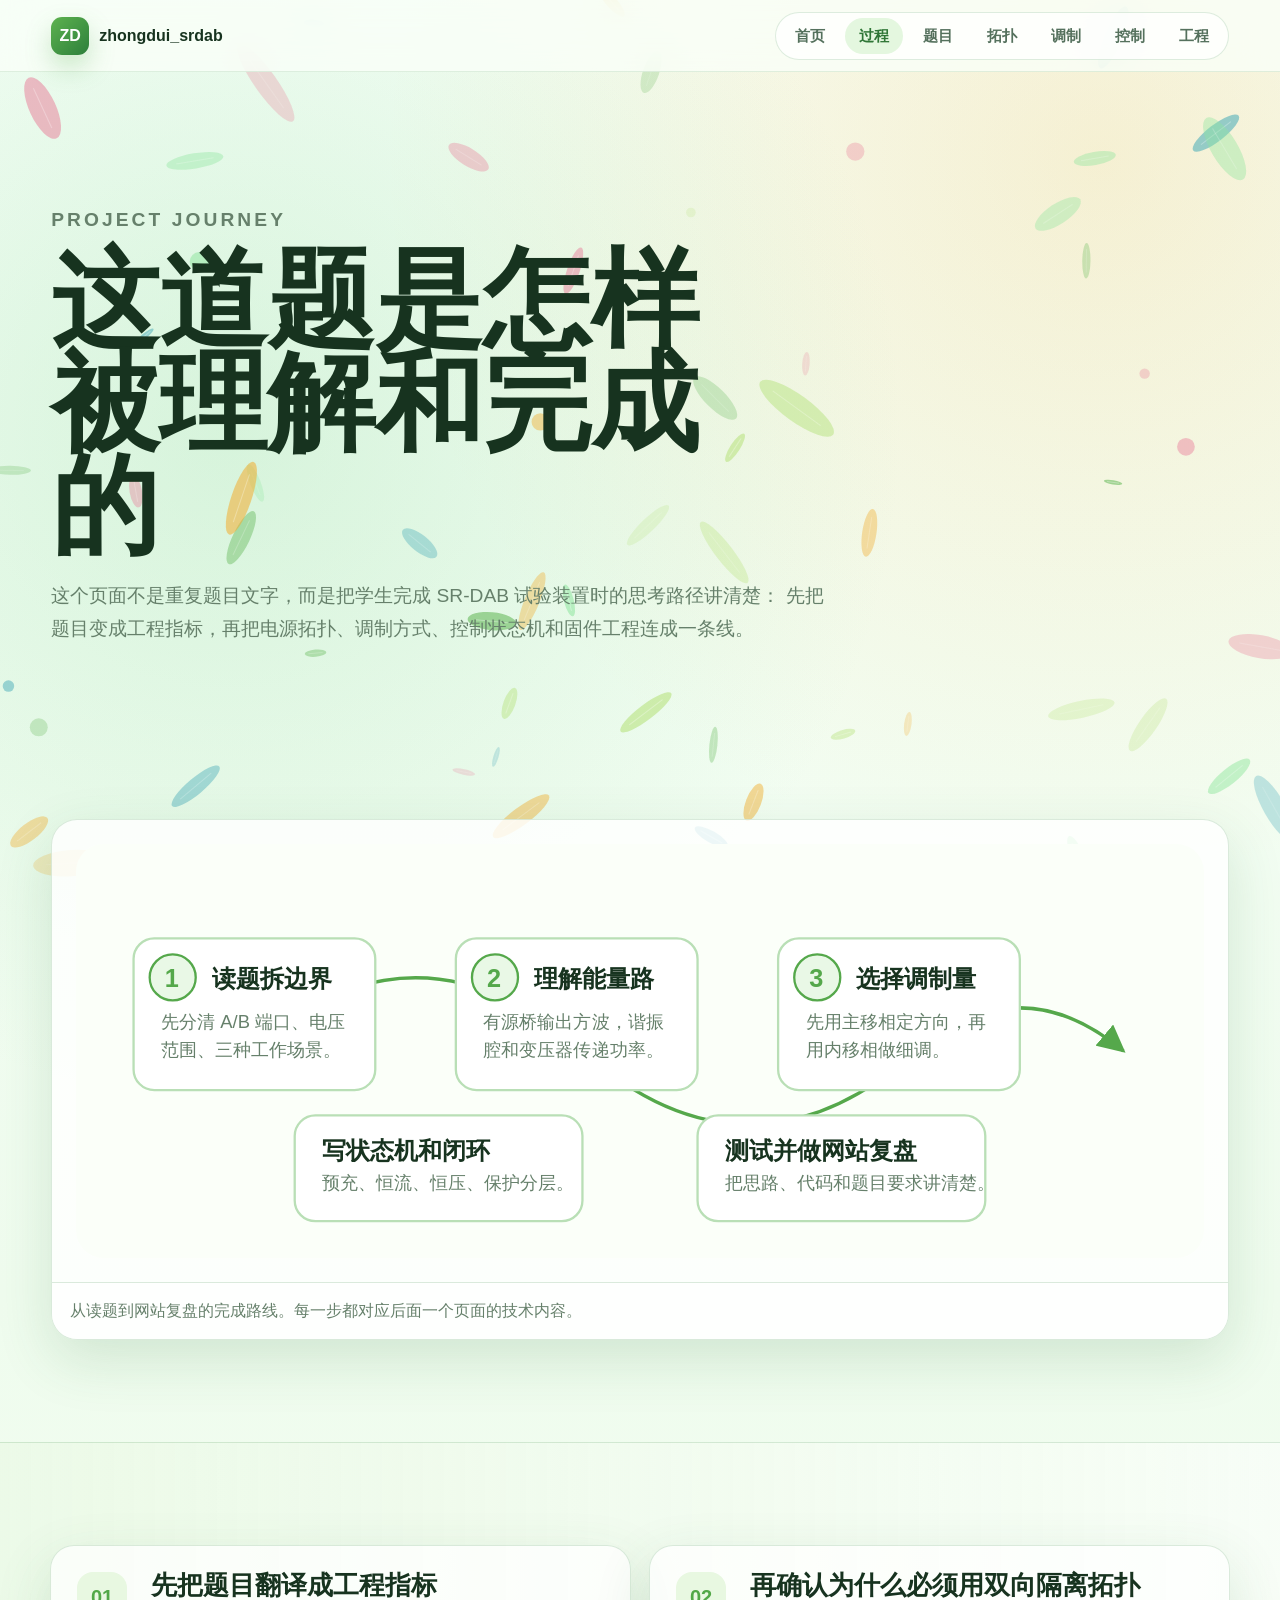
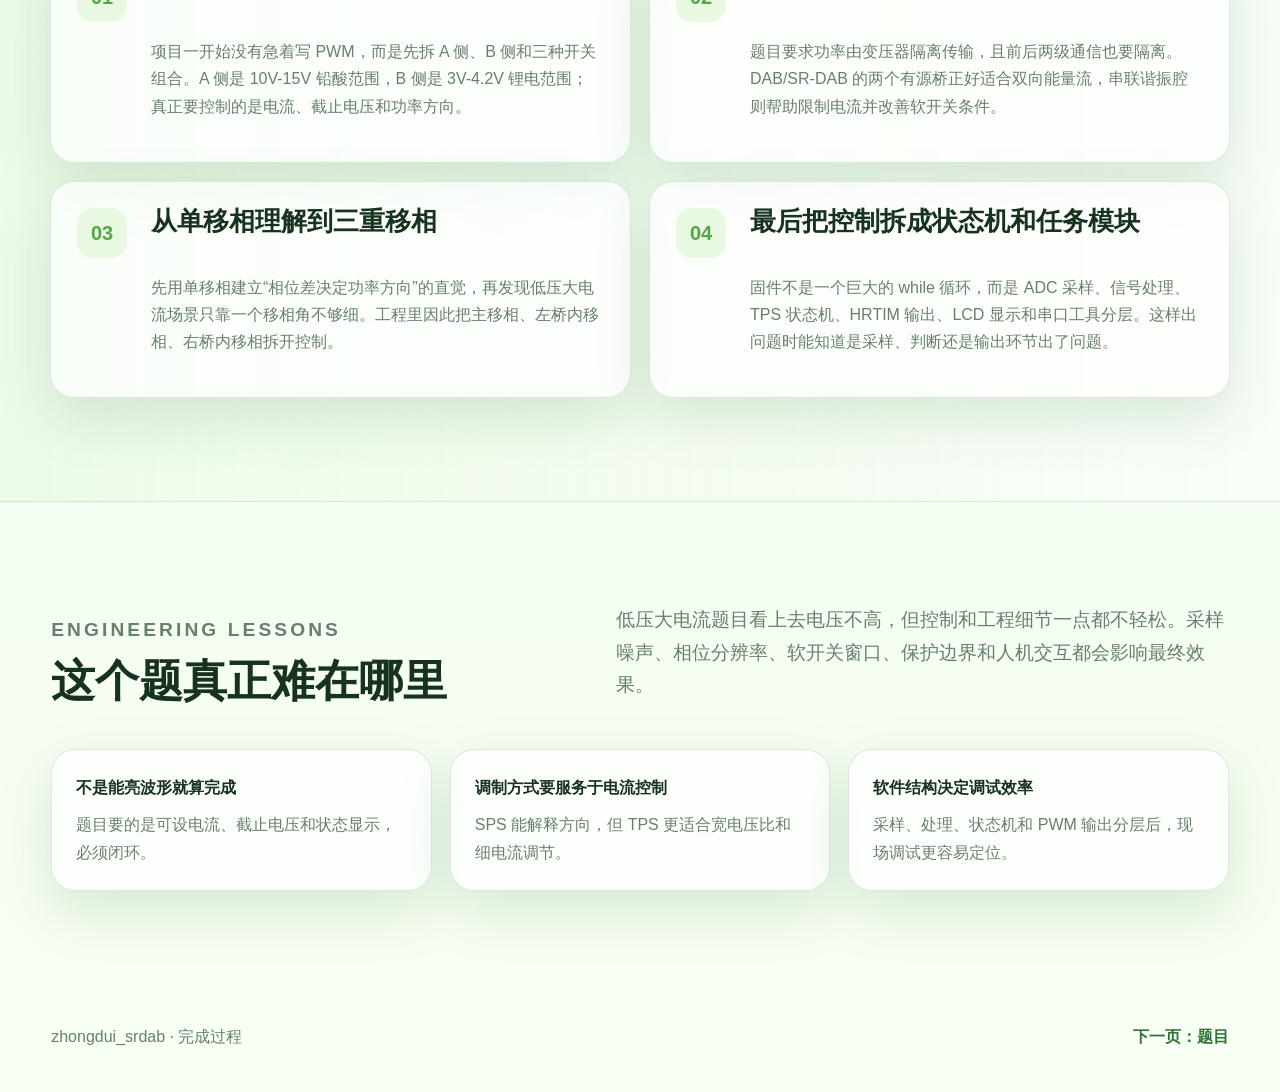
<file: process.html>
<!doctype html>
<html lang="zh-CN">
<head>
  <meta charset="utf-8">
  <meta name="viewport" content="width=device-width, initial-scale=1">
  <title>完成过程 | zhongdui_srdab</title>
  <meta name="description" content="复盘 B 题串联谐振有源双桥试验装置的理解、设计、实现和调试过程。">
  <link rel="stylesheet" href="style.css">
</head>
<body data-page="process">
  <canvas class="ambient-canvas" id="ambientCanvas" aria-hidden="true"></canvas>
  <header class="topbar">
    <a class="brand" href="index.html"><span class="brand-mark">ZD</span><span>zhongdui_srdab</span></a>
    <button class="nav-toggle" type="button" aria-controls="siteNav" aria-expanded="false"><span></span><span></span><span></span></button>
    <nav class="site-nav" id="siteNav" aria-label="主导航">
      <a href="index.html" data-nav="home">首页</a>
      <a href="process.html" data-nav="process">过程</a>
      <a href="task.html" data-nav="task">题目</a>
      <a href="topology.html" data-nav="topology">拓扑</a>
      <a href="modulation.html" data-nav="modulation">调制</a>
      <a href="control.html" data-nav="control">控制</a>
      <a href="firmware.html" data-nav="firmware">工程</a>
    </nav>
  </header>

  <main>
    <section class="page-hero story-hero">
      <p class="section-kicker">Project Journey</p>
      <h1>这道题是怎样被理解和完成的</h1>
      <p>
        这个页面不是重复题目文字，而是把学生完成 SR-DAB 试验装置时的思考路径讲清楚：
        先把题目变成工程指标，再把电源拓扑、调制方式、控制状态机和固件工程连成一条线。
      </p>
    </section>

    <section class="section">
      <figure class="showcase-figure">
        <img src="assets/journey-flow.svg" alt="完成题目的思路流程图">
        <figcaption>从读题到网站复盘的完成路线。每一步都对应后面一个页面的技术内容。</figcaption>
      </figure>
    </section>

    <section class="section highlight-band">
      <div class="timeline">
        <article>
          <span>01</span>
          <h2>先把题目翻译成工程指标</h2>
          <p>项目一开始没有急着写 PWM，而是先拆 A 侧、B 侧和三种开关组合。A 侧是 10V-15V 铅酸范围，B 侧是 3V-4.2V 锂电范围；真正要控制的是电流、截止电压和功率方向。</p>
        </article>
        <article>
          <span>02</span>
          <h2>再确认为什么必须用双向隔离拓扑</h2>
          <p>题目要求功率由变压器隔离传输，且前后两级通信也要隔离。DAB/SR-DAB 的两个有源桥正好适合双向能量流，串联谐振腔则帮助限制电流并改善软开关条件。</p>
        </article>
        <article>
          <span>03</span>
          <h2>从单移相理解到三重移相</h2>
          <p>先用单移相建立“相位差决定功率方向”的直觉，再发现低压大电流场景只靠一个移相角不够细。工程里因此把主移相、左桥内移相、右桥内移相拆开控制。</p>
        </article>
        <article>
          <span>04</span>
          <h2>最后把控制拆成状态机和任务模块</h2>
          <p>固件不是一个巨大的 while 循环，而是 ADC 采样、信号处理、TPS 状态机、HRTIM 输出、LCD 显示和串口工具分层。这样出问题时能知道是采样、判断还是输出环节出了问题。</p>
        </article>
      </div>
    </section>

    <section class="section">
      <div class="section-head split">
        <div>
          <p class="section-kicker">Engineering Lessons</p>
          <h2>这个题真正难在哪里</h2>
        </div>
        <p>低压大电流题目看上去电压不高，但控制和工程细节一点都不轻松。采样噪声、相位分辨率、软开关窗口、保护边界和人机交互都会影响最终效果。</p>
      </div>
      <div class="lesson-grid">
        <article><b>不是能亮波形就算完成</b><span>题目要的是可设电流、截止电压和状态显示，必须闭环。</span></article>
        <article><b>调制方式要服务于电流控制</b><span>SPS 能解释方向，但 TPS 更适合宽电压比和细电流调节。</span></article>
        <article><b>软件结构决定调试效率</b><span>采样、处理、状态机和 PWM 输出分层后，现场调试更容易定位。</span></article>
      </div>
    </section>
  </main>

  <footer class="footer"><span>zhongdui_srdab · 完成过程</span><a href="task.html">下一页：题目</a></footer>
  <script src="script.js"></script>
</body>
</html>
</file>
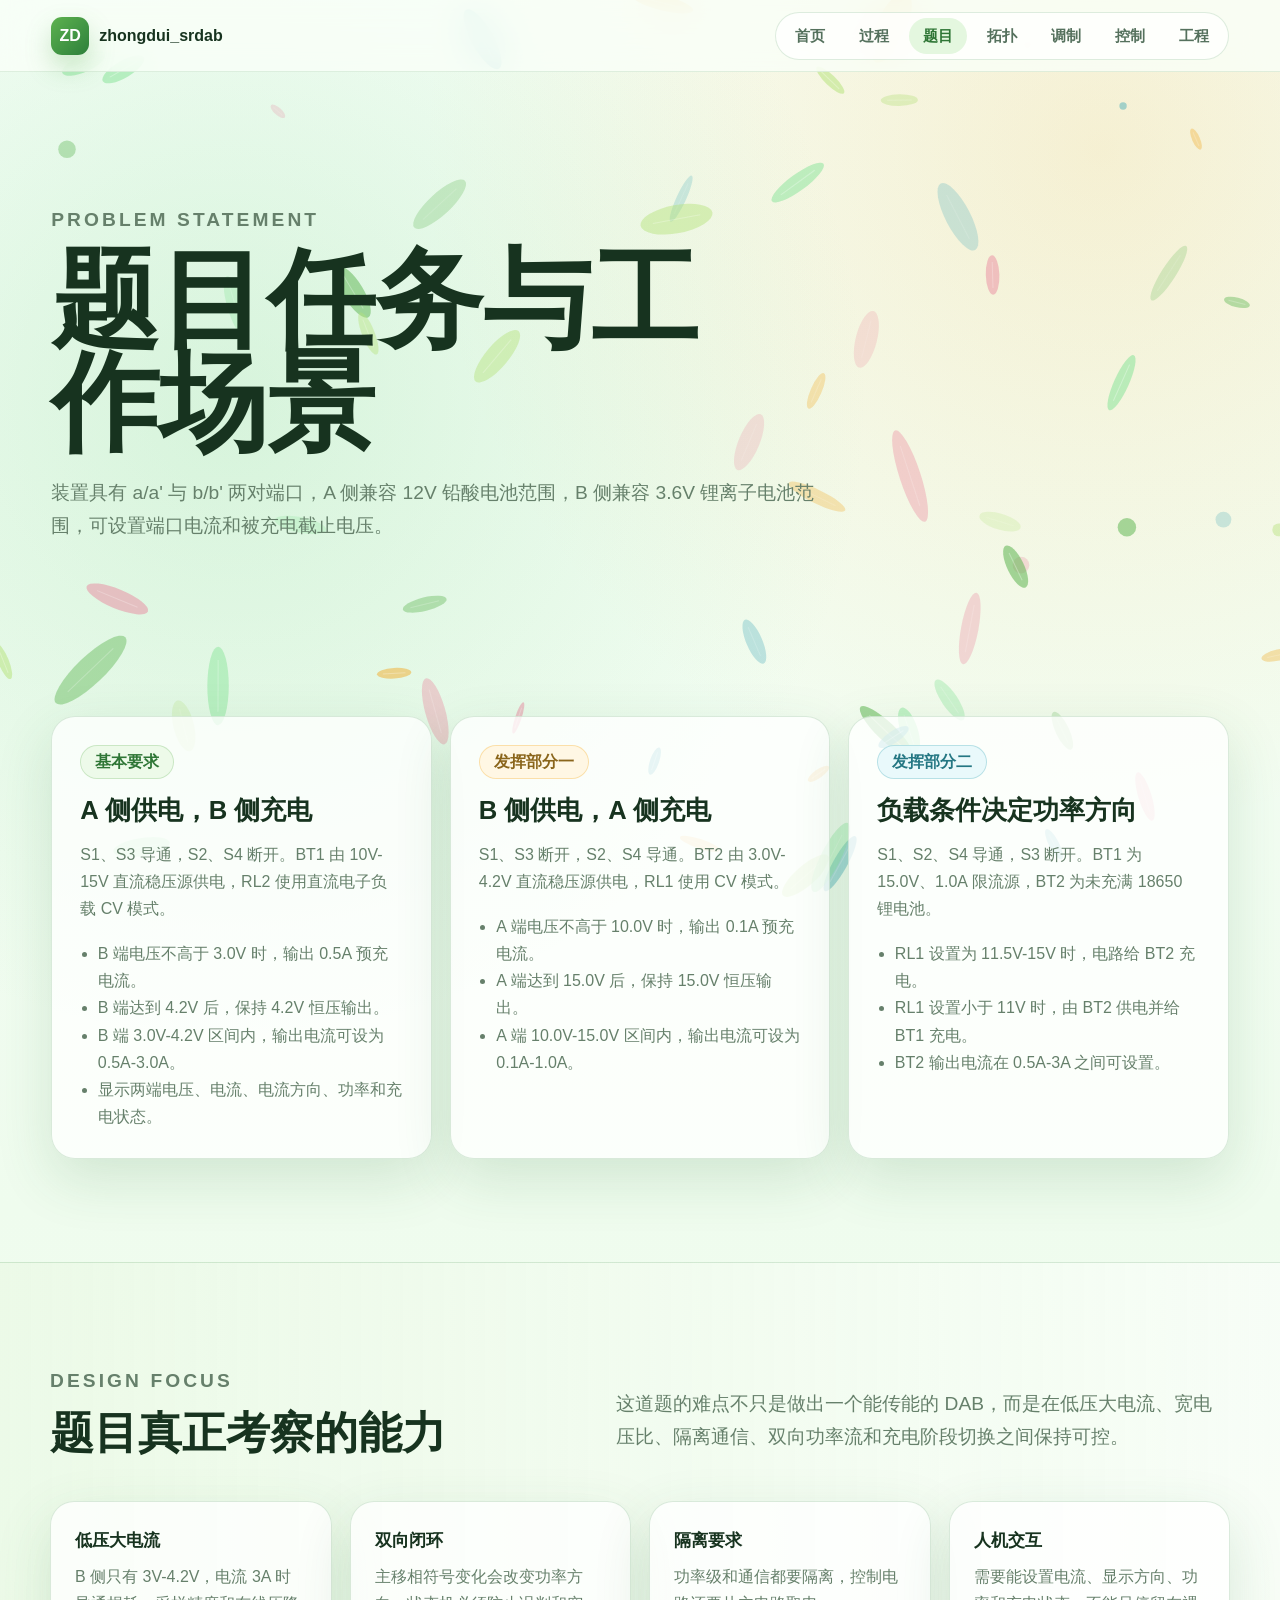
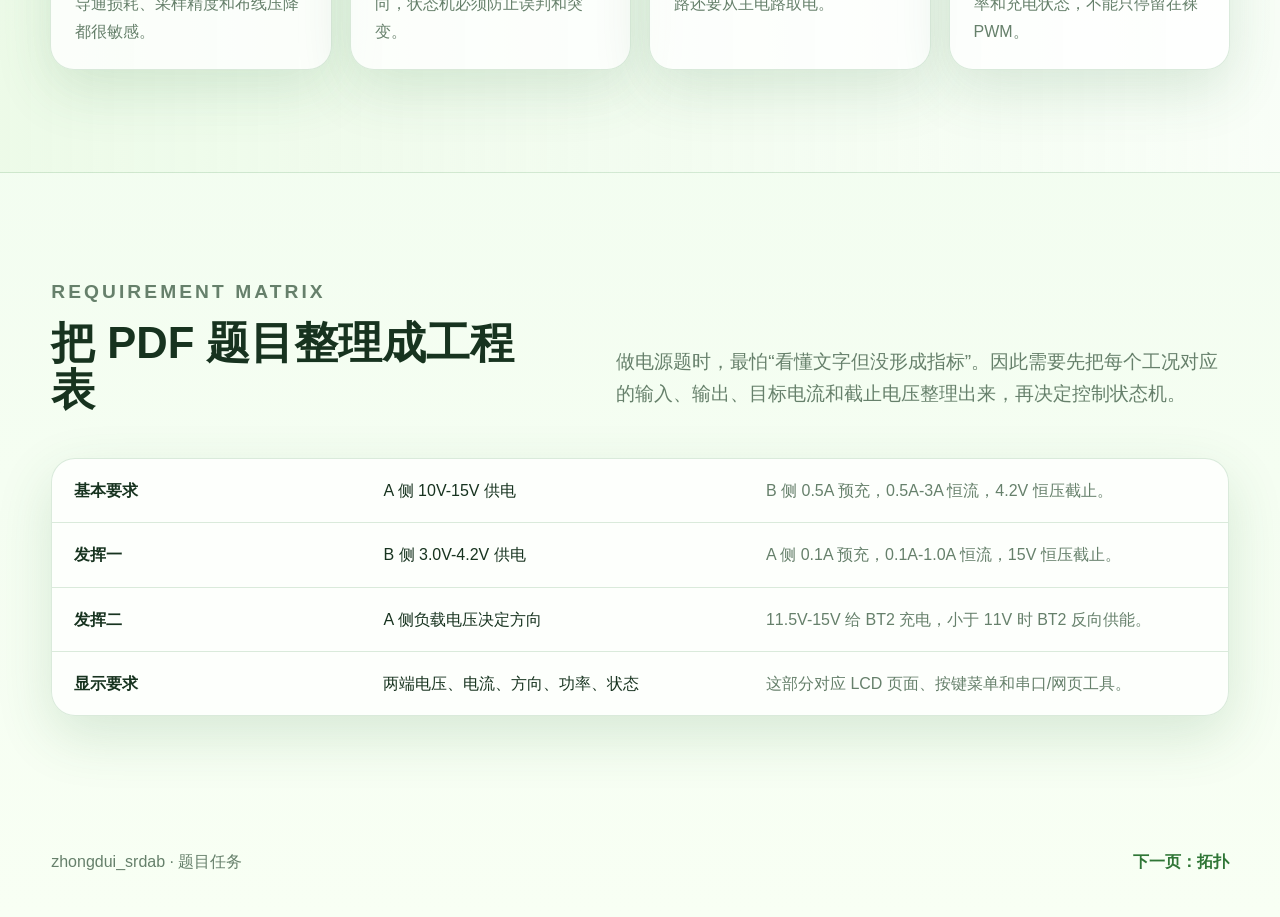
<file: task.html>
<!doctype html>
<html lang="zh-CN">
<head>
  <meta charset="utf-8">
  <meta name="viewport" content="width=device-width, initial-scale=1">
  <title>题目任务 | zhongdui_srdab</title>
  <meta name="description" content="B题串联谐振有源双桥试验装置的任务要求、基本要求和发挥部分。">
  <link rel="stylesheet" href="style.css">
</head>
<body data-page="task">
  <canvas class="ambient-canvas" id="ambientCanvas" aria-hidden="true"></canvas>
  <header class="topbar">
    <a class="brand" href="index.html"><span class="brand-mark">ZD</span><span>zhongdui_srdab</span></a>
    <button class="nav-toggle" type="button" aria-controls="siteNav" aria-expanded="false"><span></span><span></span><span></span></button>
    <nav class="site-nav" id="siteNav" aria-label="主导航">
      <a href="index.html" data-nav="home">首页</a>
      <a href="process.html" data-nav="process">过程</a>
      <a href="task.html" data-nav="task">题目</a>
      <a href="topology.html" data-nav="topology">拓扑</a>
      <a href="modulation.html" data-nav="modulation">调制</a>
      <a href="control.html" data-nav="control">控制</a>
      <a href="firmware.html" data-nav="firmware">工程</a>
    </nav>
  </header>
  <main>
    <section class="page-hero">
      <p class="section-kicker">Problem Statement</p>
      <h1>题目任务与工作场景</h1>
      <p>装置具有 a/a' 与 b/b' 两对端口，A 侧兼容 12V 铅酸电池范围，B 侧兼容 3.6V 锂离子电池范围，可设置端口电流和被充电截止电压。</p>
    </section>

    <section class="section">
      <div class="scenario-grid">
        <article class="scenario-card">
          <span class="pill">基本要求</span>
          <h2>A 侧供电，B 侧充电</h2>
          <p>S1、S3 导通，S2、S4 断开。BT1 由 10V-15V 直流稳压源供电，RL2 使用直流电子负载 CV 模式。</p>
          <ul>
            <li>B 端电压不高于 3.0V 时，输出 0.5A 预充电流。</li>
            <li>B 端达到 4.2V 后，保持 4.2V 恒压输出。</li>
            <li>B 端 3.0V-4.2V 区间内，输出电流可设为 0.5A-3.0A。</li>
            <li>显示两端电压、电流、电流方向、功率和充电状态。</li>
          </ul>
        </article>
        <article class="scenario-card">
          <span class="pill amber">发挥部分一</span>
          <h2>B 侧供电，A 侧充电</h2>
          <p>S1、S3 断开，S2、S4 导通。BT2 由 3.0V-4.2V 直流稳压源供电，RL1 使用 CV 模式。</p>
          <ul>
            <li>A 端电压不高于 10.0V 时，输出 0.1A 预充电流。</li>
            <li>A 端达到 15.0V 后，保持 15.0V 恒压输出。</li>
            <li>A 端 10.0V-15.0V 区间内，输出电流可设为 0.1A-1.0A。</li>
          </ul>
        </article>
        <article class="scenario-card">
          <span class="pill cyan">发挥部分二</span>
          <h2>负载条件决定功率方向</h2>
          <p>S1、S2、S4 导通，S3 断开。BT1 为 15.0V、1.0A 限流源，BT2 为未充满 18650 锂电池。</p>
          <ul>
            <li>RL1 设置为 11.5V-15V 时，电路给 BT2 充电。</li>
            <li>RL1 设置小于 11V 时，由 BT2 供电并给 BT1 充电。</li>
            <li>BT2 输出电流在 0.5A-3A 之间可设置。</li>
          </ul>
        </article>
      </div>
    </section>

    <section class="section highlight-band">
      <div class="section-head split">
        <div>
          <p class="section-kicker">Design Focus</p>
          <h2>题目真正考察的能力</h2>
        </div>
        <p>这道题的难点不只是做出一个能传能的 DAB，而是在低压大电流、宽电压比、隔离通信、双向功率流和充电阶段切换之间保持可控。</p>
      </div>
      <div class="focus-grid">
        <article><b>低压大电流</b><span>B 侧只有 3V-4.2V，电流 3A 时导通损耗、采样精度和布线压降都很敏感。</span></article>
        <article><b>双向闭环</b><span>主移相符号变化会改变功率方向，状态机必须防止误判和突变。</span></article>
        <article><b>隔离要求</b><span>功率级和通信都要隔离，控制电路还要从主电路取电。</span></article>
        <article><b>人机交互</b><span>需要能设置电流、显示方向、功率和充电状态，不能只停留在裸 PWM。</span></article>
      </div>
    </section>

    <section class="section">
      <div class="section-head split">
        <div>
          <p class="section-kicker">Requirement Matrix</p>
          <h2>把 PDF 题目整理成工程表</h2>
        </div>
        <p>做电源题时，最怕“看懂文字但没形成指标”。因此需要先把每个工况对应的输入、输出、目标电流和截止电压整理出来，再决定控制状态机。</p>
      </div>
      <div class="mapping-table" role="table" aria-label="题目指标整理表">
        <div role="row"><b role="cell">基本要求</b><span role="cell">A 侧 10V-15V 供电</span><em role="cell">B 侧 0.5A 预充，0.5A-3A 恒流，4.2V 恒压截止。</em></div>
        <div role="row"><b role="cell">发挥一</b><span role="cell">B 侧 3.0V-4.2V 供电</span><em role="cell">A 侧 0.1A 预充，0.1A-1.0A 恒流，15V 恒压截止。</em></div>
        <div role="row"><b role="cell">发挥二</b><span role="cell">A 侧负载电压决定方向</span><em role="cell">11.5V-15V 给 BT2 充电，小于 11V 时 BT2 反向供能。</em></div>
        <div role="row"><b role="cell">显示要求</b><span role="cell">两端电压、电流、方向、功率、状态</span><em role="cell">这部分对应 LCD 页面、按键菜单和串口/网页工具。</em></div>
      </div>
    </section>
  </main>
  <footer class="footer"><span>zhongdui_srdab · 题目任务</span><a href="topology.html">下一页：拓扑</a></footer>
  <script src="script.js"></script>
</body>
</html>
</file>
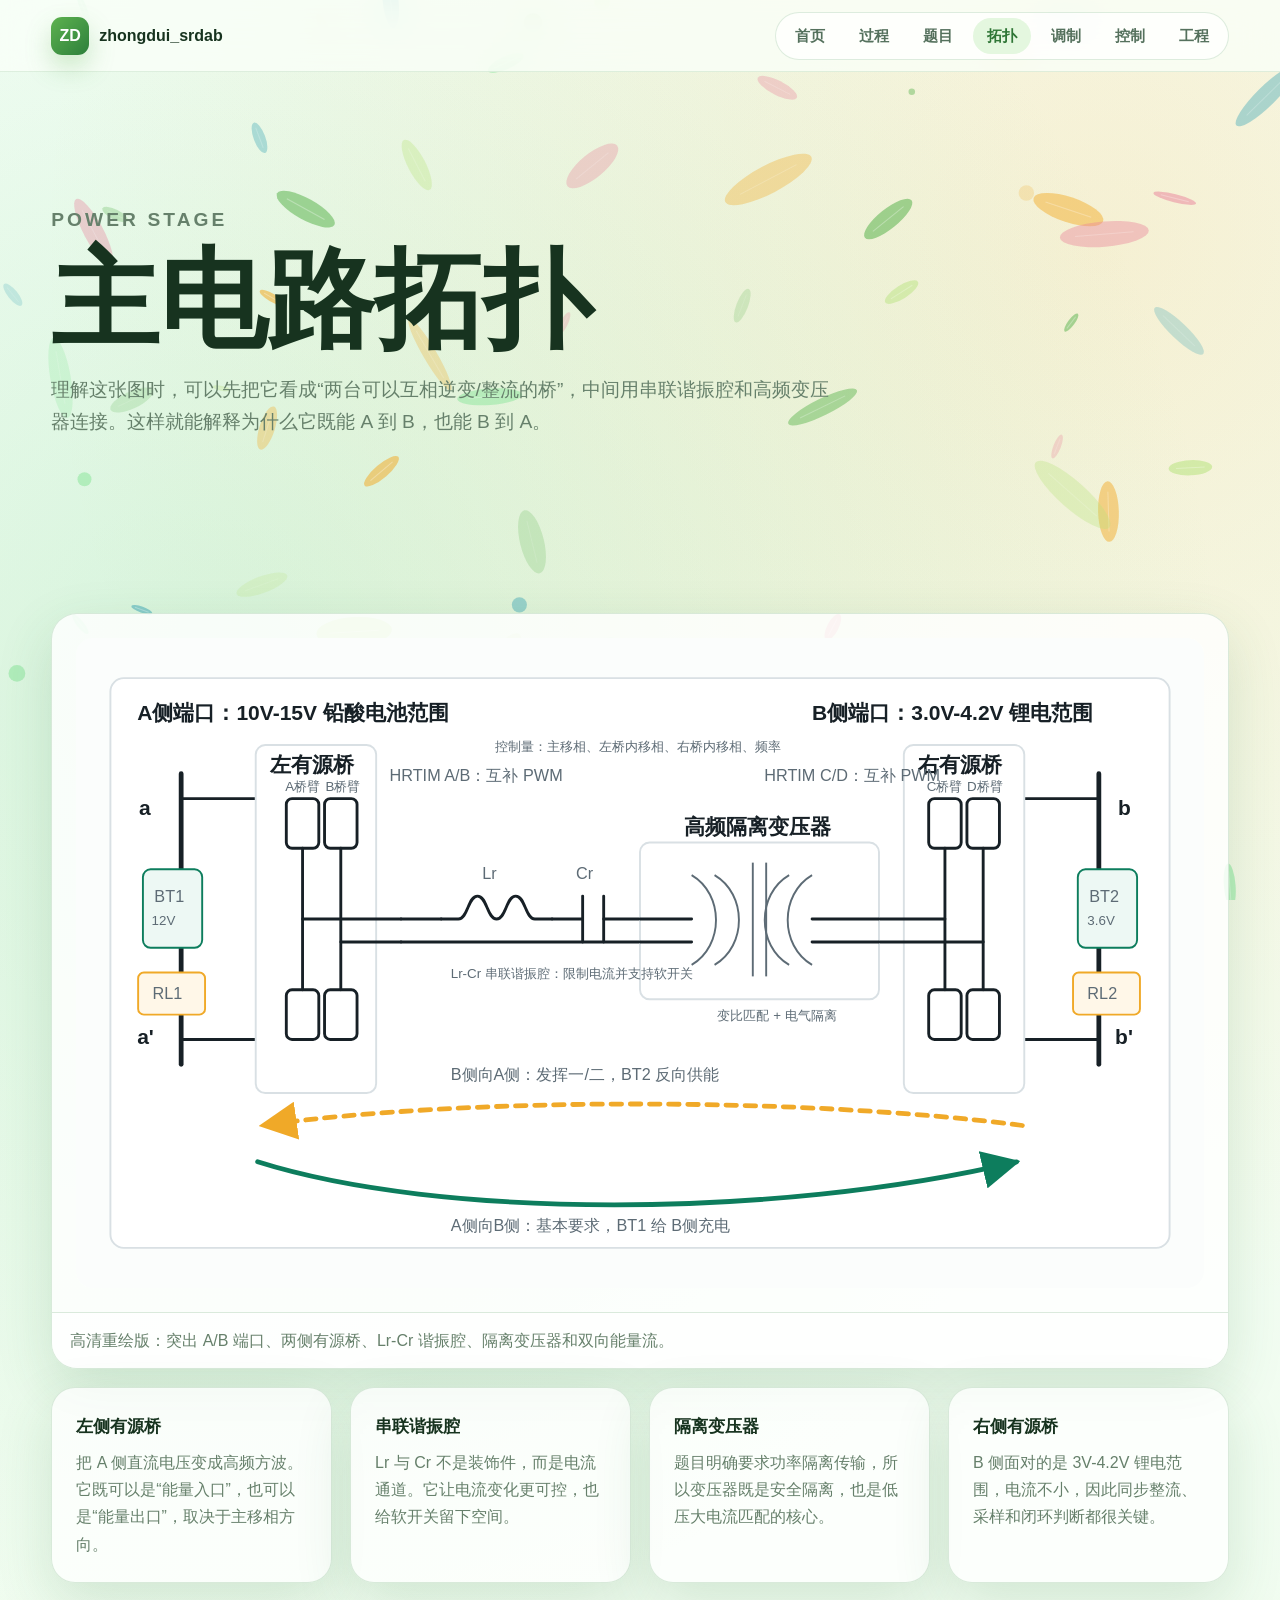
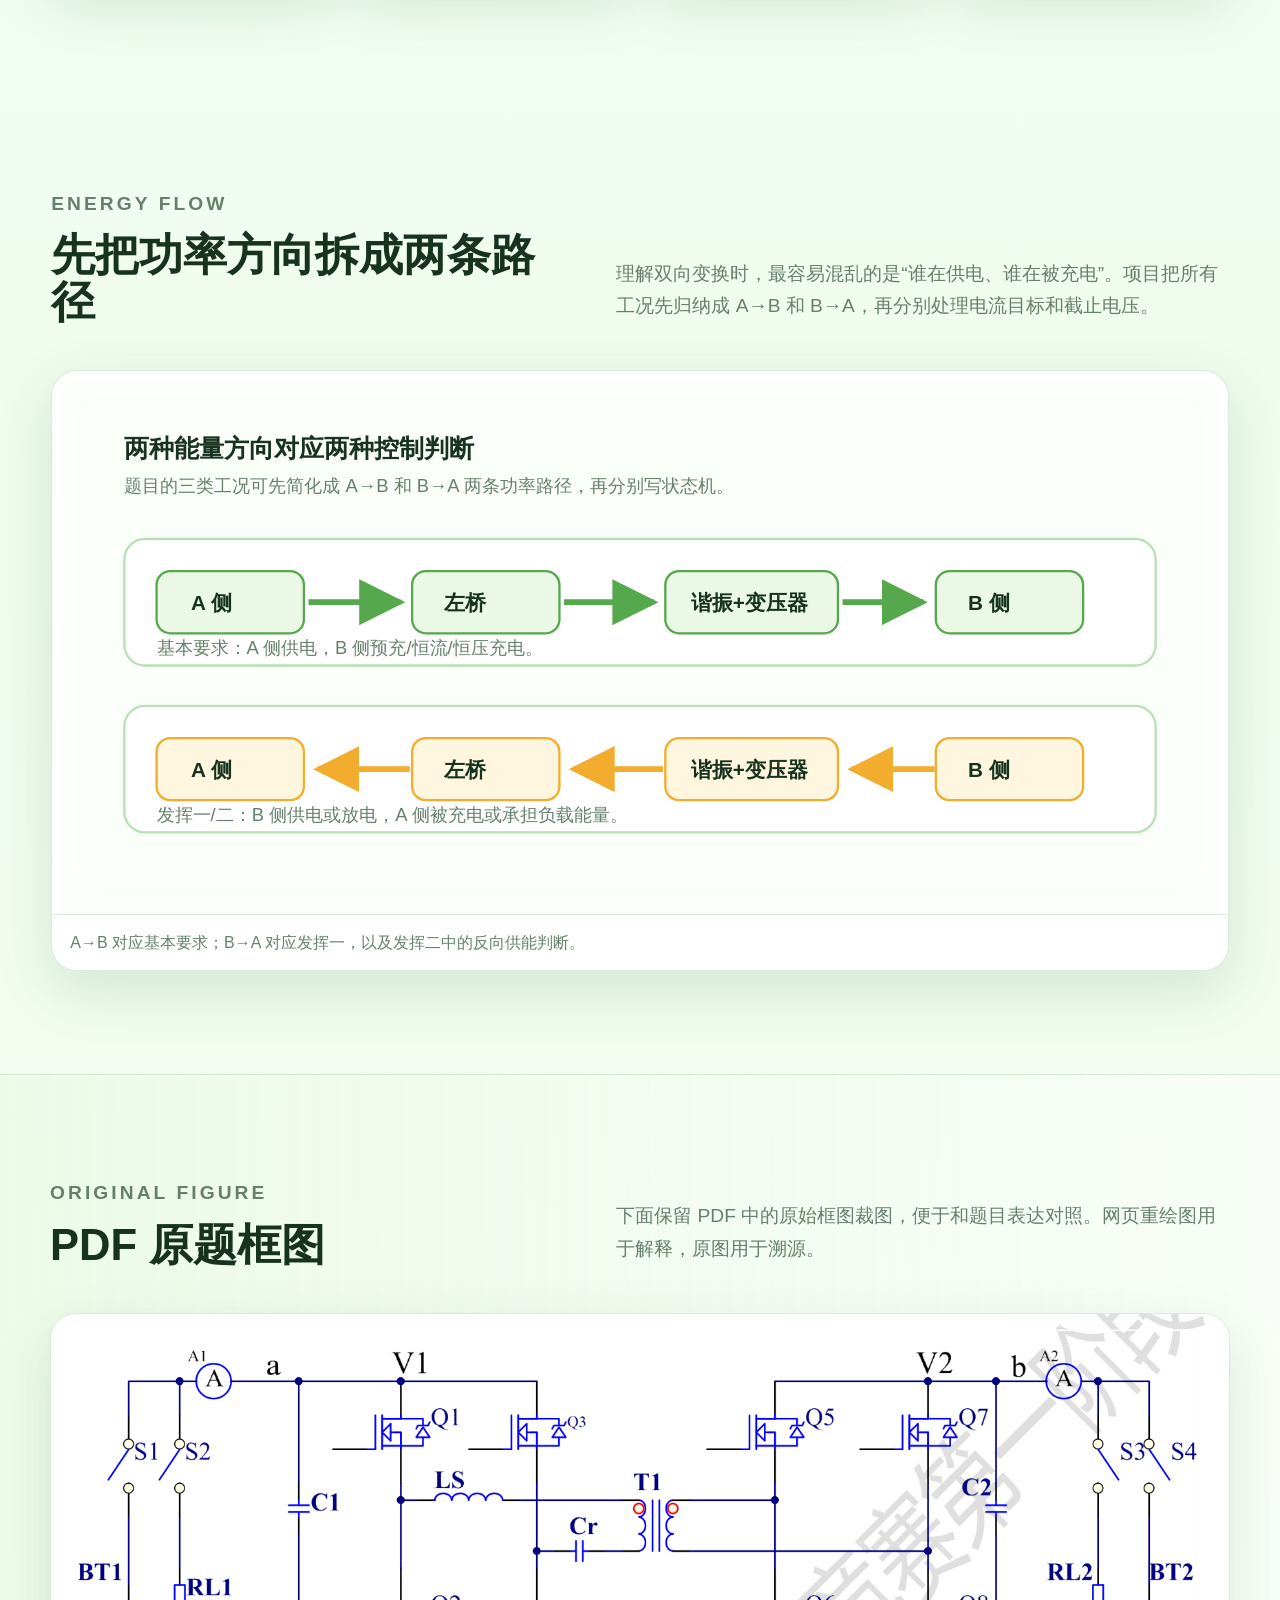
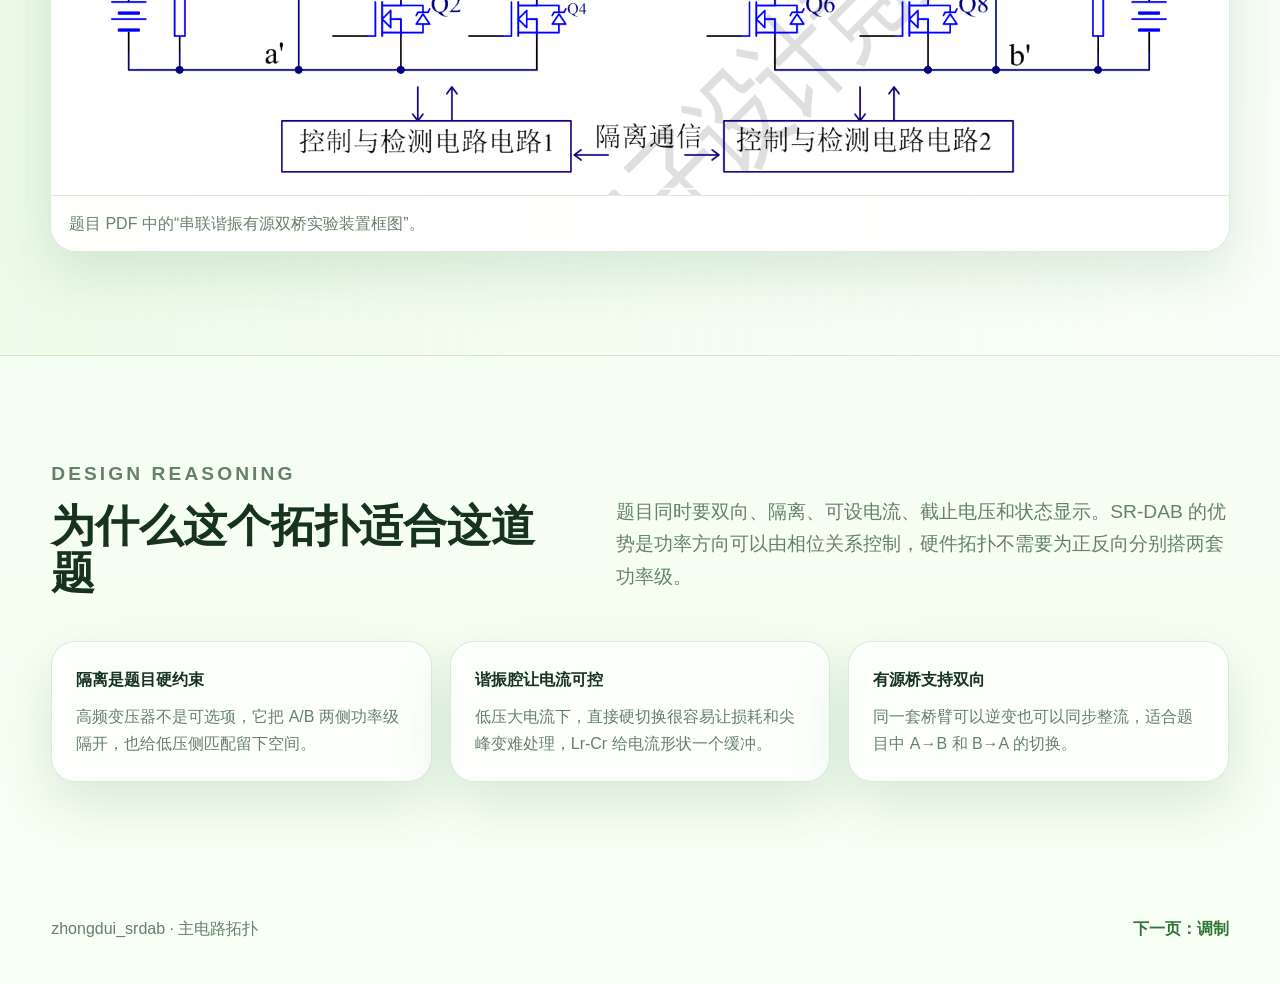
<file: topology.html>
<!doctype html>
<html lang="zh-CN">
<head>
  <meta charset="utf-8">
  <meta name="viewport" content="width=device-width, initial-scale=1">
  <title>主电路拓扑 | zhongdui_srdab</title>
  <meta name="description" content="SR-DAB 主电路拓扑、PDF 原图、高清重绘图、端口与功率流解释。">
  <link rel="stylesheet" href="style.css">
</head>
<body data-page="topology">
  <canvas class="ambient-canvas" id="ambientCanvas" aria-hidden="true"></canvas>
  <header class="topbar">
    <a class="brand" href="index.html"><span class="brand-mark">ZD</span><span>zhongdui_srdab</span></a>
    <button class="nav-toggle" type="button" aria-controls="siteNav" aria-expanded="false"><span></span><span></span><span></span></button>
    <nav class="site-nav" id="siteNav" aria-label="主导航">
      <a href="index.html" data-nav="home">首页</a>
      <a href="process.html" data-nav="process">过程</a>
      <a href="task.html" data-nav="task">题目</a>
      <a href="topology.html" data-nav="topology">拓扑</a>
      <a href="modulation.html" data-nav="modulation">调制</a>
      <a href="control.html" data-nav="control">控制</a>
      <a href="firmware.html" data-nav="firmware">工程</a>
    </nav>
  </header>
  <main>
    <section class="page-hero">
      <p class="section-kicker">Power Stage</p>
      <h1>主电路拓扑</h1>
      <p>理解这张图时，可以先把它看成“两台可以互相逆变/整流的桥”，中间用串联谐振腔和高频变压器连接。这样就能解释为什么它既能 A 到 B，也能 B 到 A。</p>
    </section>

    <section class="section">
      <figure class="showcase-figure">
        <img src="assets/topology-srdab.svg" alt="串联谐振有源双桥拓扑重绘图">
        <figcaption>高清重绘版：突出 A/B 端口、两侧有源桥、Lr-Cr 谐振腔、隔离变压器和双向能量流。</figcaption>
      </figure>
      <div class="topology-grid">
        <article><b>左侧有源桥</b><span>把 A 侧直流电压变成高频方波。它既可以是“能量入口”，也可以是“能量出口”，取决于主移相方向。</span></article>
        <article><b>串联谐振腔</b><span>Lr 与 Cr 不是装饰件，而是电流通道。它让电流变化更可控，也给软开关留下空间。</span></article>
        <article><b>隔离变压器</b><span>题目明确要求功率隔离传输，所以变压器既是安全隔离，也是低压大电流匹配的核心。</span></article>
        <article><b>右侧有源桥</b><span>B 侧面对的是 3V-4.2V 锂电范围，电流不小，因此同步整流、采样和闭环判断都很关键。</span></article>
      </div>
    </section>

    <section class="section">
      <div class="section-head split">
        <div>
          <p class="section-kicker">Energy Flow</p>
          <h2>先把功率方向拆成两条路径</h2>
        </div>
        <p>理解双向变换时，最容易混乱的是“谁在供电、谁在被充电”。项目把所有工况先归纳成 A→B 和 B→A，再分别处理电流目标和截止电压。</p>
      </div>
      <figure class="showcase-figure">
        <img src="assets/energy-flow-modes.svg" alt="SR-DAB 双向能量流示意图">
        <figcaption>A→B 对应基本要求；B→A 对应发挥一，以及发挥二中的反向供能判断。</figcaption>
      </figure>
    </section>

    <section class="section highlight-band">
      <div class="section-head split">
        <div>
          <p class="section-kicker">Original Figure</p>
          <h2>PDF 原题框图</h2>
        </div>
        <p>下面保留 PDF 中的原始框图裁图，便于和题目表达对照。网页重绘图用于解释，原图用于溯源。</p>
      </div>
      <figure class="showcase-figure compact">
        <img src="assets/pdf-topology-original.png" alt="PDF 原题串联谐振有源双桥实验装置框图">
        <figcaption>题目 PDF 中的“串联谐振有源双桥实验装置框图”。</figcaption>
      </figure>
    </section>

    <section class="section">
      <div class="section-head split">
        <div>
          <p class="section-kicker">Design Reasoning</p>
          <h2>为什么这个拓扑适合这道题</h2>
        </div>
        <p>题目同时要双向、隔离、可设电流、截止电压和状态显示。SR-DAB 的优势是功率方向可以由相位关系控制，硬件拓扑不需要为正反向分别搭两套功率级。</p>
      </div>
      <div class="lesson-grid">
        <article><b>隔离是题目硬约束</b><span>高频变压器不是可选项，它把 A/B 两侧功率级隔开，也给低压侧匹配留下空间。</span></article>
        <article><b>谐振腔让电流可控</b><span>低压大电流下，直接硬切换很容易让损耗和尖峰变难处理，Lr-Cr 给电流形状一个缓冲。</span></article>
        <article><b>有源桥支持双向</b><span>同一套桥臂可以逆变也可以同步整流，适合题目中 A→B 和 B→A 的切换。</span></article>
      </div>
    </section>
  </main>
  <footer class="footer"><span>zhongdui_srdab · 主电路拓扑</span><a href="modulation.html">下一页：调制</a></footer>
  <script src="script.js"></script>
</body>
</html>
</file>
<file: style.css>
:root {
  color-scheme: light;
  --ink: #17331f;
  --ink-2: #264932;
  --muted: #66806b;
  --line: rgba(117, 175, 126, 0.26);
  --paper: rgba(255, 255, 255, 0.76);
  --paper-solid: #ffffff;
  --wash: #f4fff3;
  --green: #52a847;
  --green-deep: #2f7636;
  --mint: #89d99a;
  --amber: #f2ad2e;
  --cyan: #42a9b7;
  --rose: #e97f9a;
  --shadow: 0 20px 55px rgba(51, 119, 62, 0.16);
  --max: 1180px;
  font-family: "Segoe UI", "PingFang SC", "Microsoft YaHei", Arial, sans-serif;
}

* {
  box-sizing: border-box;
}

html {
  scroll-behavior: smooth;
}

body {
  min-height: 100vh;
  margin: 0;
  color: var(--ink);
  background:
    radial-gradient(circle at 18% 16%, rgba(137, 217, 154, 0.28), transparent 27%),
    radial-gradient(circle at 86% 6%, rgba(242, 173, 46, 0.18), transparent 26%),
    linear-gradient(180deg, #f7fff8 0%, #effcee 48%, #f8fff4 100%);
  line-height: 1.7;
  overflow-x: hidden;
}

a {
  color: inherit;
  text-decoration: none;
}

img,
svg {
  display: block;
  max-width: 100%;
}

code {
  border: 1px solid rgba(82, 168, 71, 0.25);
  border-radius: 7px;
  background: rgba(255, 255, 255, 0.72);
  color: #236a31;
  padding: 0.08rem 0.38rem;
  font-family: "Cascadia Code", Consolas, monospace;
  font-size: 0.92em;
}

.ambient-canvas {
  position: fixed;
  inset: 0;
  z-index: -1;
  width: 100%;
  height: 100%;
  pointer-events: none;
}

.topbar {
  position: sticky;
  top: 0;
  z-index: 10;
  display: flex;
  align-items: center;
  justify-content: space-between;
  gap: 22px;
  min-height: 72px;
  padding: 0 clamp(18px, 4vw, 58px);
  border-bottom: 1px solid rgba(117, 175, 126, 0.2);
  background: rgba(250, 255, 249, 0.78);
  backdrop-filter: blur(18px);
}

.brand {
  display: inline-flex;
  align-items: center;
  gap: 10px;
  color: var(--ink);
  font-weight: 850;
}

.brand-mark {
  display: grid;
  place-items: center;
  width: 38px;
  height: 38px;
  border-radius: 11px;
  background: linear-gradient(135deg, #5db24f, #2d7f3b);
  color: white;
  box-shadow: 0 12px 26px rgba(82, 168, 71, 0.28);
}

.site-nav {
  display: flex;
  align-items: center;
  gap: 6px;
  padding: 5px;
  border: 1px solid rgba(117, 175, 126, 0.24);
  border-radius: 999px;
  background: rgba(255, 255, 255, 0.7);
}

.site-nav a {
  display: inline-flex;
  align-items: center;
  min-height: 36px;
  border-radius: 999px;
  padding: 0 14px;
  color: #55715d;
  font-size: 0.94rem;
  font-weight: 760;
}

.site-nav a.active,
.site-nav a:hover,
.site-nav a:focus-visible {
  background: #e4f7df;
  color: var(--green-deep);
}

.nav-toggle {
  display: none;
  width: 42px;
  height: 42px;
  border: 1px solid var(--line);
  border-radius: 10px;
  background: rgba(255, 255, 255, 0.72);
  padding: 9px;
}

.nav-toggle span {
  display: block;
  height: 2px;
  margin: 5px 0;
  background: var(--ink);
}

main {
  position: relative;
}

.hero,
.page-hero,
.section,
.footer {
  width: min(var(--max), calc(100% - clamp(34px, 8vw, 116px)));
  margin: 0 auto;
}

.home-hero {
  min-height: calc(100vh - 72px);
  display: grid;
  place-items: center;
  align-content: center;
  padding: clamp(52px, 8vw, 96px) 0 clamp(32px, 5vw, 62px);
  text-align: center;
}

.hero-badge {
  display: inline-flex;
  align-items: center;
  justify-content: center;
  min-height: 44px;
  margin-bottom: 34px;
  border: 1px solid rgba(82, 168, 71, 0.24);
  border-radius: 999px;
  padding: 0 28px;
  background: rgba(232, 248, 225, 0.78);
  color: var(--green-deep);
  font-weight: 850;
  letter-spacing: 0.18em;
}

h1,
h2,
h3,
p {
  margin-top: 0;
}

h1 {
  margin-bottom: 22px;
  font-size: clamp(3rem, 8.4vw, 7.2rem);
  line-height: 0.96;
  letter-spacing: 0;
}

.home-hero h1 {
  margin-bottom: 12px;
  color: #4f9e43;
  text-shadow: 0 18px 48px rgba(80, 156, 68, 0.16);
}

.hero-score {
  margin-bottom: 18px;
  color: #1c3b21;
  font-size: clamp(3.4rem, 11vw, 8.4rem);
  font-weight: 900;
  line-height: 0.95;
  letter-spacing: 0;
}

.page-hero h1 {
  max-width: 11ch;
}

h2 {
  margin-bottom: 16px;
  font-size: clamp(1.9rem, 3.4vw, 3.6rem);
  line-height: 1.08;
  letter-spacing: 0;
}

h3 {
  margin-bottom: 10px;
  font-size: 1.24rem;
}

.hero-subtitle,
.page-hero p,
.section-head p {
  color: var(--muted);
  font-size: clamp(1.02rem, 1.5vw, 1.2rem);
}

.hero-subtitle {
  max-width: 760px;
  margin-left: auto;
  margin-right: auto;
}

.hero-actions {
  display: flex;
  flex-wrap: wrap;
  justify-content: center;
  gap: 14px;
  margin-top: 30px;
}

.button {
  display: inline-flex;
  align-items: center;
  justify-content: center;
  min-height: 48px;
  border-radius: 999px;
  padding: 0 22px;
  font-weight: 820;
}

.button.primary {
  background: linear-gradient(135deg, #5eb54f, #2f8b3d);
  color: white;
  box-shadow: 0 18px 34px rgba(82, 168, 71, 0.28);
}

.button.secondary {
  border: 1px solid rgba(82, 168, 71, 0.26);
  background: rgba(255, 255, 255, 0.7);
  color: var(--green-deep);
}

.hero-metrics {
  display: grid;
  grid-template-columns: repeat(4, minmax(0, 1fr));
  gap: 14px;
  width: min(960px, 100%);
  margin-top: clamp(42px, 7vw, 78px);
}

.intro-card-section {
  margin-top: clamp(-28px, -3vw, -10px);
}

.student-card {
  display: grid;
  grid-template-columns: 128px minmax(0, 1fr);
  gap: 28px;
  align-items: center;
  border: 1px solid var(--line);
  border-radius: 30px;
  background: rgba(255, 255, 255, 0.76);
  box-shadow: 0 30px 70px rgba(51, 119, 62, 0.17);
  padding: clamp(24px, 4vw, 42px);
}

.student-avatar {
  display: grid;
  place-items: center;
  width: 104px;
  height: 104px;
  border-radius: 50%;
  background: linear-gradient(135deg, #68bc55, #36853e);
  color: white;
  font-size: 3rem;
  font-weight: 900;
  box-shadow: 0 18px 35px rgba(82, 168, 71, 0.28);
}

.student-card p:not(.section-kicker) {
  color: var(--muted);
}

.chip-row {
  display: flex;
  flex-wrap: wrap;
  gap: 10px;
  margin-top: 18px;
}

.chip-row span {
  display: inline-flex;
  align-items: center;
  min-height: 34px;
  border: 1px solid rgba(82, 168, 71, 0.22);
  border-radius: 999px;
  padding: 0 14px;
  background: #eef9ea;
  color: var(--green-deep);
  font-weight: 760;
}

.hero-metrics article,
.audit-grid article,
.route-card,
.scenario-card,
.focus-grid article,
.topology-grid article,
.mod-card,
.state-grid article,
.code-grid article,
.pipeline article,
.link-panel,
.mapping-table {
  border: 1px solid var(--line);
  border-radius: 24px;
  background: var(--paper);
  box-shadow: var(--shadow);
}

.hero-metrics article {
  padding: 24px 18px;
}

.hero-metrics strong {
  display: block;
  color: #24451f;
  font-size: clamp(1.5rem, 3vw, 2.45rem);
  line-height: 1;
}

.hero-metrics span {
  display: block;
  margin-top: 10px;
  color: var(--muted);
}

.section {
  padding: clamp(56px, 8vw, 104px) 0;
}

.compact-section {
  padding-top: clamp(34px, 5vw, 64px);
}

.narrow {
  max-width: 1040px;
}

.page-hero {
  padding: clamp(64px, 11vw, 132px) 0 clamp(30px, 5vw, 52px);
}

.page-hero p {
  max-width: 790px;
}

.section-kicker {
  margin-bottom: 12px;
  color: var(--green-deep);
  font-size: 0.82rem;
  font-weight: 900;
  letter-spacing: 0.16em;
  text-transform: uppercase;
}

.section-head {
  max-width: 880px;
  margin-bottom: 28px;
}

.section-head.split {
  display: grid;
  grid-template-columns: minmax(0, 0.9fr) minmax(280px, 1.1fr);
  gap: clamp(24px, 5vw, 70px);
  align-items: end;
  max-width: none;
}

.audit-grid,
.route-grid,
.scenario-grid,
.focus-grid,
.topology-grid,
.state-grid,
.code-grid,
.pipeline {
  display: grid;
  gap: 18px;
}

.audit-grid {
  grid-template-columns: repeat(3, minmax(0, 1fr));
}

.audit-grid article,
.route-card,
.focus-grid article,
.topology-grid article,
.state-grid article,
.code-grid article {
  padding: 24px;
}

.audit-grid span {
  color: var(--mint);
  font-size: 2.1rem;
  font-weight: 900;
}

.audit-grid p,
.route-card span,
.scenario-card p,
.scenario-card li,
.focus-grid span,
.topology-grid span,
.mod-card p,
.mod-card li,
.state-grid p,
.code-grid p,
.pipeline p {
  color: var(--muted);
}

.route-grid {
  grid-template-columns: repeat(3, minmax(0, 1fr));
}

.route-card {
  min-height: 168px;
  transition: transform 180ms ease, box-shadow 180ms ease;
}

.route-card:hover {
  transform: translateY(-5px);
  box-shadow: 0 26px 64px rgba(51, 119, 62, 0.21);
}

.route-card b {
  display: block;
  margin-bottom: 14px;
  font-size: 1.15rem;
}

.highlight-band {
  width: 100%;
  max-width: none;
  padding-left: max(18px, calc((100vw - var(--max)) / 2));
  padding-right: max(18px, calc((100vw - var(--max)) / 2));
  background: linear-gradient(90deg, rgba(234, 249, 229, 0.72), rgba(255, 255, 255, 0.48));
  border-top: 1px solid var(--line);
  border-bottom: 1px solid var(--line);
}

.core-strip {
  display: flex;
  flex-wrap: wrap;
  gap: 12px;
}

.core-strip span,
.pill {
  display: inline-flex;
  align-items: center;
  min-height: 34px;
  border: 1px solid rgba(82, 168, 71, 0.23);
  border-radius: 999px;
  padding: 0 14px;
  background: rgba(235, 249, 230, 0.84);
  color: var(--green-deep);
  font-weight: 780;
}

.pill.amber {
  border-color: rgba(242, 173, 46, 0.32);
  background: rgba(255, 246, 224, 0.86);
  color: #8a651b;
}

.pill.cyan {
  border-color: rgba(66, 169, 183, 0.3);
  background: rgba(230, 249, 251, 0.86);
  color: #247783;
}

.scenario-grid {
  grid-template-columns: repeat(3, minmax(0, 1fr));
}

.scenario-card {
  padding: 28px;
}

.scenario-card h2 {
  margin-top: 18px;
  font-size: clamp(1.55rem, 2vw, 2.05rem);
}

.scenario-card ul {
  margin: 18px 0 0;
  padding-left: 1.1rem;
}

.focus-grid,
.topology-grid,
.state-grid,
.code-grid {
  grid-template-columns: repeat(4, minmax(0, 1fr));
}

.focus-grid article b,
.topology-grid article b {
  display: block;
  margin-bottom: 8px;
  font-size: 1.08rem;
}

.showcase-figure {
  margin: 0;
  border: 1px solid var(--line);
  border-radius: 26px;
  overflow: hidden;
  background: rgba(255, 255, 255, 0.82);
  box-shadow: var(--shadow);
}

.showcase-figure img {
  width: 100%;
  padding: clamp(12px, 2vw, 24px);
}

.showcase-figure.compact img {
  padding: 0;
}

figcaption {
  border-top: 1px solid var(--line);
  padding: 14px 18px;
  color: var(--muted);
  background: rgba(255, 255, 255, 0.58);
}

.topology-grid {
  margin-top: 18px;
}

.mod-grid {
  display: grid;
  grid-template-columns: repeat(6, minmax(0, 1fr));
  gap: 18px;
}

.mod-card {
  grid-column: span 2;
  padding: 28px;
}

.mod-card.important {
  grid-column: span 4;
  background: rgba(255, 255, 255, 0.86);
}

.mod-card h2 {
  margin-top: 18px;
  font-size: clamp(1.6rem, 2.6vw, 2.5rem);
}

.mod-card ul {
  margin: 16px 0 0;
  padding-left: 1.1rem;
}

.note {
  border-left: 4px solid var(--green);
  padding-left: 14px;
}

.wave-stack {
  display: grid;
  gap: 10px;
  margin: 20px 0;
}

.wave-stack i {
  display: block;
  height: 36px;
  border-bottom: 1px dashed rgba(102, 128, 107, 0.3);
  background:
    linear-gradient(90deg, currentColor 0 24%, transparent 24% 48%, currentColor 48% 70%, transparent 70% 100%);
  background-size: 100% 5px;
  background-position: left 12px;
  background-repeat: no-repeat;
  color: var(--green);
}

.wave-stack i:nth-child(2) {
  transform: translateX(24px);
  width: calc(100% - 24px);
  color: var(--amber);
}

.mapping-table {
  overflow: hidden;
}

.mapping-table div {
  display: grid;
  grid-template-columns: 1fr 1.25fr 1.5fr;
  gap: 16px;
  align-items: center;
  padding: 18px 22px;
  border-bottom: 1px solid var(--line);
}

.mapping-table div:last-child {
  border-bottom: 0;
}

.mapping-table em {
  color: var(--muted);
  font-style: normal;
}

.modulation-compare div {
  grid-template-columns: minmax(150px, 0.8fr) minmax(260px, 1.35fr) minmax(280px, 1.55fr);
}

.mod-explain-list {
  display: grid;
  gap: 22px;
}

.mod-explain-card {
  display: grid;
  grid-template-columns: minmax(320px, 0.96fr) minmax(0, 1fr);
  gap: clamp(18px, 4vw, 38px);
  align-items: center;
  border: 1px solid var(--line);
  border-radius: 24px;
  background: rgba(255, 255, 255, 0.78);
  box-shadow: var(--shadow);
  padding: clamp(18px, 3vw, 30px);
}

.mod-explain-card.important {
  background: rgba(255, 255, 255, 0.9);
}

.mod-explain-card figure {
  margin: 0;
  border: 1px solid rgba(117, 175, 126, 0.24);
  border-radius: 18px;
  overflow: hidden;
  background: #fbfff9;
}

.mod-explain-card img {
  width: 100%;
}

.mod-explain-card h2 {
  margin-top: 16px;
  font-size: clamp(1.7rem, 3vw, 3rem);
}

.mod-explain-card p {
  color: var(--muted);
}

.reference-panel,
.source-panel {
  margin-top: 22px;
  border: 1px solid var(--line);
  border-radius: 24px;
  background: rgba(255, 255, 255, 0.72);
  box-shadow: var(--shadow);
  padding: 24px;
}

.reference-panel p,
.source-panel p {
  color: var(--muted);
}

.reference-panel a,
.source-panel a {
  display: inline-flex;
  margin: 8px 12px 0 0;
  border-radius: 999px;
  padding: 9px 14px;
  background: #e8f8e1;
  color: var(--green-deep);
  font-weight: 760;
}

.timeline {
  display: grid;
  grid-template-columns: repeat(2, minmax(0, 1fr));
  gap: 18px;
}

.timeline article {
  display: grid;
  grid-template-columns: 58px minmax(0, 1fr);
  gap: 16px;
  align-items: start;
  border: 1px solid var(--line);
  border-radius: 24px;
  background: rgba(255, 255, 255, 0.72);
  box-shadow: var(--shadow);
  padding: 26px;
}

.timeline span {
  display: grid;
  place-items: center;
  width: 50px;
  height: 50px;
  border-radius: 16px;
  background: #e8f8e1;
  color: var(--green);
  font-size: 1.25rem;
  font-weight: 900;
  line-height: 1;
}

.timeline h2 {
  grid-column: 2;
  margin-bottom: 10px;
  font-size: clamp(1.35rem, 2vw, 1.8rem);
}

.timeline p {
  grid-column: 2;
  color: var(--muted);
}

.lesson-grid {
  display: grid;
  grid-template-columns: repeat(3, minmax(0, 1fr));
  gap: 18px;
}

.lesson-grid article {
  border: 1px solid var(--line);
  border-radius: 24px;
  background: var(--paper);
  box-shadow: var(--shadow);
  padding: 24px;
}

.lesson-grid b,
.lesson-grid span {
  display: block;
}

.lesson-grid span {
  margin-top: 10px;
  color: var(--muted);
}

.pipeline {
  grid-template-columns: repeat(4, minmax(0, 1fr));
}

.pipeline article {
  padding: 26px;
}

.pipeline span {
  display: inline-grid;
  place-items: center;
  width: 42px;
  height: 42px;
  margin-bottom: 18px;
  border-radius: 50%;
  background: linear-gradient(135deg, #6dc75f, #3e9147);
  color: white;
  font-weight: 900;
}

.pipeline b {
  display: block;
  margin-bottom: 8px;
  font-size: 1.25rem;
}

.state-grid {
  grid-template-columns: repeat(2, minmax(0, 1fr));
}

.code-grid {
  grid-template-columns: repeat(2, minmax(0, 1fr));
}

.code-grid h2 {
  font-size: 1.3rem;
}

.link-panel {
  display: flex;
  flex-wrap: wrap;
  gap: 14px;
  padding: 24px;
}

.link-panel a {
  display: inline-flex;
  align-items: center;
  min-height: 44px;
  border-radius: 999px;
  padding: 0 18px;
  background: linear-gradient(135deg, #5eb54f, #2f8b3d);
  color: white;
  font-weight: 820;
}

.footer {
  display: flex;
  align-items: center;
  justify-content: space-between;
  gap: 20px;
  padding: 30px 0 42px;
  color: var(--muted);
}

.footer a {
  color: var(--green-deep);
  font-weight: 820;
}

@media (max-width: 1120px) {
  .route-grid,
  .lesson-grid,
  .focus-grid,
  .topology-grid,
  .pipeline {
    grid-template-columns: repeat(2, minmax(0, 1fr));
  }

  .scenario-grid,
  .audit-grid {
    grid-template-columns: 1fr;
  }

  .mod-card,
  .mod-card.important {
    grid-column: span 3;
  }
}

@media (max-width: 820px) {
  .topbar {
    min-height: 64px;
  }

  .nav-toggle {
    display: block;
  }

  .site-nav {
    position: absolute;
    left: 18px;
    right: 18px;
    top: 70px;
    display: none;
    flex-direction: column;
    align-items: stretch;
    border-radius: 18px;
    padding: 10px;
    box-shadow: var(--shadow);
  }

  .site-nav.open {
    display: flex;
  }

  .site-nav a {
    justify-content: center;
    min-height: 44px;
  }

  .home-hero {
    min-height: auto;
    padding-top: 56px;
  }

  h1 {
    font-size: clamp(2.5rem, 14vw, 4.6rem);
  }

  .hero-metrics,
  .student-card,
  .section-head.split,
  .route-grid,
  .focus-grid,
  .topology-grid,
  .state-grid,
  .code-grid,
  .pipeline,
  .timeline {
    grid-template-columns: 1fr;
  }

  .student-avatar {
    width: 86px;
    height: 86px;
    font-size: 2.4rem;
  }

  .mod-grid {
    grid-template-columns: 1fr;
  }

  .mod-explain-card {
    grid-template-columns: 1fr;
  }

  .mod-card,
  .mod-card.important {
    grid-column: auto;
  }

  .mapping-table div {
    grid-template-columns: 1fr;
  }

  .timeline article {
    grid-template-columns: 1fr;
  }

  .timeline h2,
  .timeline p {
    grid-column: 1;
  }

  .hero-badge {
    min-height: 38px;
    padding: 0 16px;
    letter-spacing: 0.06em;
    font-size: 0.82rem;
  }

  .footer {
    align-items: flex-start;
    flex-direction: column;
  }
}

@media (max-width: 460px) {
  .hero,
  .page-hero,
  .section,
  .footer {
    width: min(var(--max), calc(100% - 32px));
  }

  .hero-actions,
  .link-panel {
    flex-direction: column;
  }

  .button,
  .link-panel a {
    width: 100%;
  }

  .brand span:last-child {
    max-width: 190px;
    overflow: hidden;
    text-overflow: ellipsis;
    white-space: nowrap;
  }
}

@media (prefers-reduced-motion: reduce) {
  html {
    scroll-behavior: auto;
  }

  .ambient-canvas {
    display: none;
  }

  .route-card {
    transition: none;
  }
}
</file>
